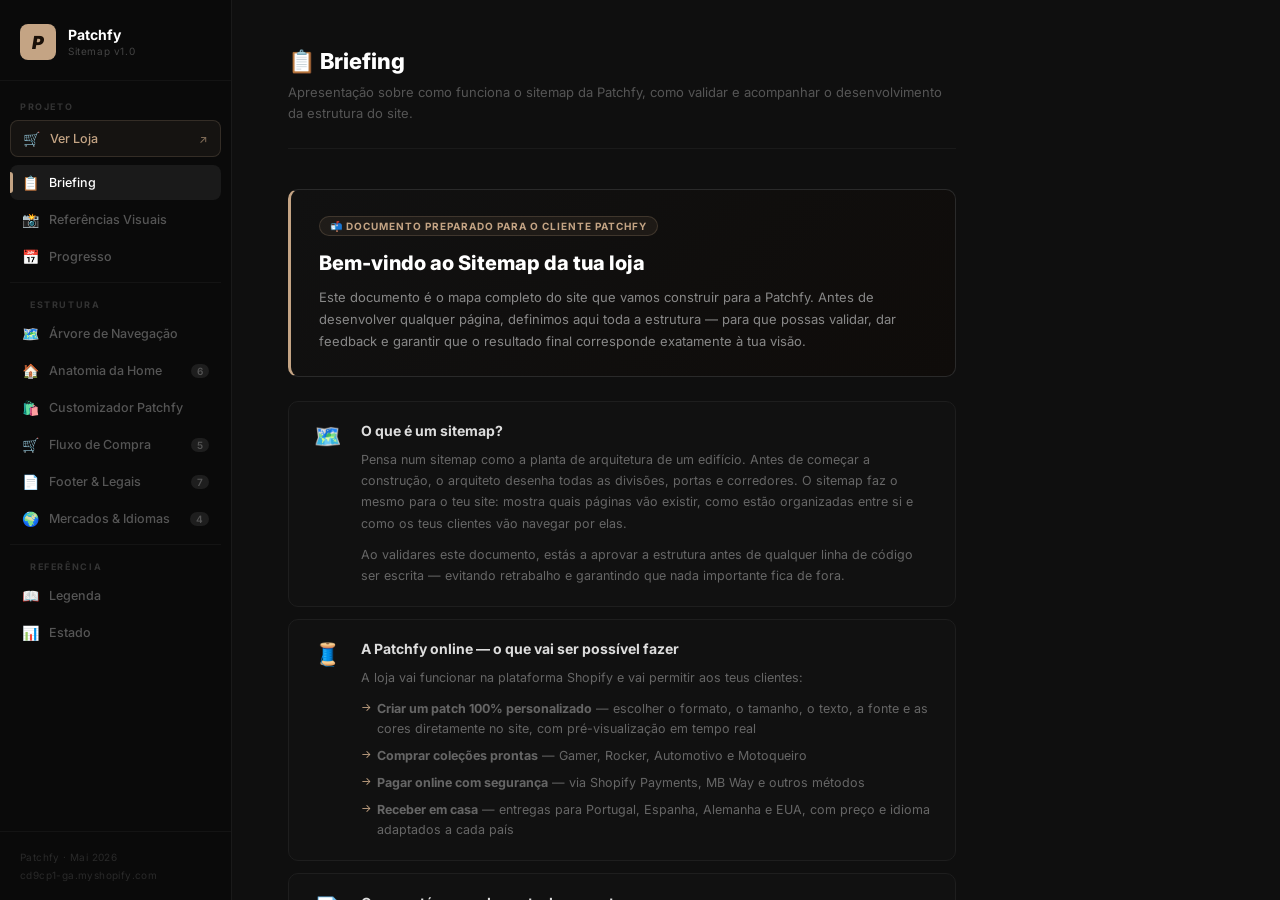
<file: index.html>
<!DOCTYPE html>
<html lang="pt">
<head>
<meta charset="UTF-8">
<meta name="viewport" content="width=device-width, initial-scale=1.0">
<title>Sitemap Patchfy</title>
<link rel="stylesheet" href="sitemap-patchfy.css?v=14">
</head>
<body>

<!-- ══ MOBILE TOP BAR ══ -->
<div class="mobile-bar">
  <button class="mobile-bar__toggle" id="nav-toggle" aria-label="Abrir menu">
    <span></span>
    <span></span>
    <span></span>
  </button>
  <div class="mobile-bar__brand">
    <div class="mobile-bar__logo">P</div>
    <span class="mobile-bar__name">Patchfy</span>
    <span class="mobile-bar__sep">·</span>
    <span class="mobile-bar__view" id="mobile-view-label">Briefing</span>
  </div>
</div>
<div class="nav-overlay" id="nav-overlay"></div>

<div class="app">

  <!-- ══ PAINEL ESQUERDO ══ -->
  <aside class="left-panel">

    <div class="lp-brand">
      <div class="lp-logo">P</div>
      <div>
        <div class="lp-name">Patchfy</div>
        <div class="lp-sub">Sitemap v1.0</div>
      </div>
    </div>

    <div class="lp-section-title">Projeto</div>

    <nav class="lp-nav">
      <a class="nav-item nav-item--store" href="https://cd9cp1-ga.myshopify.com/" target="_blank" rel="noopener">
        <span class="nav-icon">🛒</span>
        <span class="nav-label">Ver Loja</span>
        <span class="nav-ext">↗</span>
      </a>
      <button class="nav-item active" data-view="briefing">
        <span class="nav-icon">📋</span>
        <span class="nav-label">Briefing</span>
      </button>
      <button class="nav-item" data-view="refs">
        <span class="nav-icon">📸</span>
        <span class="nav-label">Referências Visuais</span>
      </button>
      <button class="nav-item" data-view="progress">
        <span class="nav-icon">📅</span>
        <span class="nav-label">Progresso</span>
      </button>

      <div class="lp-section-title lp-section-title--nav">Estrutura</div>

      <button class="nav-item" data-view="tree">
        <span class="nav-icon">🗺️</span>
        <span class="nav-label">Árvore de Navegação</span>
      </button>
      <button class="nav-item" data-view="home">
        <span class="nav-icon">🏠</span>
        <span class="nav-label">Anatomia da Home</span>
        <span class="nav-badge">6</span>
      </button>
      <button class="nav-item" data-view="pdp">
        <span class="nav-icon">🛍️</span>
        <span class="nav-label">Customizador Patchfy</span>
      </button>
      <button class="nav-item" data-view="flow">
        <span class="nav-icon">🛒</span>
        <span class="nav-label">Fluxo de Compra</span>
        <span class="nav-badge">5</span>
      </button>
      <button class="nav-item" data-view="footer">
        <span class="nav-icon">📄</span>
        <span class="nav-label">Footer & Legais</span>
        <span class="nav-badge">7</span>
      </button>
      <button class="nav-item" data-view="markets">
        <span class="nav-icon">🌍</span>
        <span class="nav-label">Mercados & Idiomas</span>
        <span class="nav-badge">4</span>
      </button>

      <div class="lp-section-title lp-section-title--nav">Referência</div>

      <button class="nav-item" data-view="legend">
        <span class="nav-icon">📖</span>
        <span class="nav-label">Legenda</span>
      </button>
      <button class="nav-item" data-view="status">
        <span class="nav-icon">📊</span>
        <span class="nav-label">Estado</span>
      </button>
    </nav>

    <div class="lp-footer">
      <div class="lp-footer-text">Patchfy · Mai 2026</div>
      <div class="lp-footer-text">cd9cp1-ga.myshopify.com</div>
    </div>

  </aside>

  <!-- ══ PAINEL DIREITO ══ -->
  <main class="right-panel">

    <!-- ─ VIEW: Briefing ─ -->
    <div class="view active" id="view-briefing">
      <div class="view-header">
        <h2 class="view-title">📋 Briefing</h2>
        <p class="view-desc">Apresentação sobre como funciona o sitemap da Patchfy, como validar e acompanhar o desenvolvimento da estrutura do site.</p>
      </div>

      <div class="brief-intro">
        <div class="brief-badge">📬 Documento preparado para o cliente Patchfy</div>
        <h3 class="brief-headline">Bem-vindo ao Sitemap da tua loja</h3>
        <p class="brief-lead">Este documento é o mapa completo do site que vamos construir para a Patchfy. Antes de desenvolver qualquer página, definimos aqui toda a estrutura — para que possas validar, dar feedback e garantir que o resultado final corresponde exatamente à tua visão.</p>
      </div>

      <div class="brief-cards">

        <div class="brief-card">
          <div class="brief-card__icon">🗺️</div>
          <div class="brief-card__body">
            <h4 class="brief-card__title">O que é um sitemap?</h4>
            <p class="brief-card__text">Pensa num sitemap como a planta de arquitetura de um edifício. Antes de começar a construção, o arquiteto desenha todas as divisões, portas e corredores. O sitemap faz o mesmo para o teu site: mostra quais páginas vão existir, como estão organizadas entre si e como os teus clientes vão navegar por elas.</p>
            <p class="brief-card__text">Ao validares este documento, estás a aprovar a estrutura antes de qualquer linha de código ser escrita — evitando retrabalho e garantindo que nada importante fica de fora.</p>
          </div>
        </div>

        <div class="brief-card">
          <div class="brief-card__icon">🧵</div>
          <div class="brief-card__body">
            <h4 class="brief-card__title">A Patchfy online — o que vai ser possível fazer</h4>
            <p class="brief-card__text">A loja vai funcionar na plataforma Shopify e vai permitir aos teus clientes:</p>
            <ul class="brief-list">
              <li><strong>Criar um patch 100% personalizado</strong> — escolher o formato, o tamanho, o texto, a fonte e as cores diretamente no site, com pré-visualização em tempo real</li>
              <li><strong>Comprar coleções prontas</strong> — Gamer, Rocker, Automotivo e Motoqueiro</li>
              <li><strong>Pagar online com segurança</strong> — via Shopify Payments, MB Way e outros métodos</li>
              <li><strong>Receber em casa</strong> — entregas para Portugal, Espanha, Alemanha e EUA, com preço e idioma adaptados a cada país</li>
            </ul>
          </div>
        </div>

        <div class="brief-card">
          <div class="brief-card__icon">📄</div>
          <div class="brief-card__body">
            <h4 class="brief-card__title">O que está mapeado neste documento</h4>
            <p class="brief-card__text">O menu à esquerda está dividido em três secções. Aqui está o que encontras em cada uma:</p>

            <p class="brief-card__section-label">Projeto</p>
            <div class="brief-areas">
              <div class="brief-area">
                <span class="brief-area__icon">📸</span>
                <div><strong>Referências Visuais</strong><span class="brief-area__sub"> — área protegida por PIN onde podes enviar imagens de bordados, referências e inspirações que vão orientar o design da loja.</span></div>
              </div>
              <div class="brief-area">
                <span class="brief-area__icon">📅</span>
                <div><strong>Progresso</strong><span class="brief-area__sub"> — timeline diária do desenvolvimento. Mostra o que foi concluído, o que está em curso e o que está planeado para os próximos dias.</span></div>
              </div>
            </div>

            <p class="brief-card__section-label">Estrutura</p>
            <div class="brief-areas">
              <div class="brief-area">
                <span class="brief-area__num">①</span>
                <div><strong>Árvore de Navegação</strong><span class="brief-area__sub"> — todas as páginas do site e como se ligam. Clica em cada item para expandir e ver as subpáginas.</span></div>
              </div>
              <div class="brief-area">
                <span class="brief-area__num">②</span>
                <div><strong>Anatomia da Home</strong><span class="brief-area__sub"> — o que aparece na página inicial, em que ordem e com que objetivo.</span></div>
              </div>
              <div class="brief-area">
                <span class="brief-area__num">③</span>
                <div><strong>Customizador Patchfy</strong><span class="brief-area__sub"> — o configurador de patches personalizado: formas, tamanhos, fontes, cores e pré-visualização em tempo real.</span></div>
              </div>
              <div class="brief-area">
                <span class="brief-area__num">④</span>
                <div><strong>Fluxo de Compra</strong><span class="brief-area__sub"> — o caminho que o cliente percorre desde escolher um patch até receber a confirmação do pedido.</span></div>
              </div>
              <div class="brief-area">
                <span class="brief-area__num">⑤</span>
                <div><strong>Footer &amp; Legais</strong><span class="brief-area__sub"> — as páginas de suporte acessíveis pelo rodapé: envios, devoluções, privacidade, FAQ, etc.</span></div>
              </div>
              <div class="brief-area">
                <span class="brief-area__num">⑥</span>
                <div><strong>Mercados &amp; Idiomas</strong><span class="brief-area__sub"> — os mercados prioritários de lançamento e as opções de envio, incluindo worldwide shipping.</span></div>
              </div>
            </div>
          </div>
        </div>

        <div class="brief-card">
          <div class="brief-card__icon">💡</div>
          <div class="brief-card__body">
            <h4 class="brief-card__title">Como navegar este sitemap</h4>
            <ul class="brief-list">
              <li>Clica nos itens do <strong>menu à esquerda</strong> para mudar de secção</li>
              <li>Na <strong>Árvore de Navegação</strong>, clica em qualquer bloco para expandir e ver as suas subpáginas</li>
              <li>Em <strong>Referências Visuais</strong>, introduz o PIN e usa o botão de upload para enviar imagens — ficam guardadas no teu dispositivo</li>
              <li>Em <strong>Progresso</strong>, navega com as setas ← → para ver outros dias, ou clica no 📅 para saltar para um dia específico</li>
              <li>O botão <strong>"🛒 Ver Loja ↗"</strong> no topo do menu abre a versão atual da loja para comparar</li>
              <li>No telemóvel, toca no <strong>ícone de menu (☰)</strong> no canto superior esquerdo para abrir a navegação</li>
              <li>Este documento está <strong>sempre atualizado</strong> — podes partilhar este link com quem precisares</li>
            </ul>
          </div>
        </div>

      </div>

      <div class="brief-footer">
        <p>Questões ou feedback? Fala connosco em <strong>dukedevcode@gmail.com</strong></p>
        <p class="brief-footer__sub">Patchfy · Sitemap v1.0 · Mai 2026</p>
      </div>
    </div>


    <!-- ─ VIEW: Árvore de Navegação ─ -->
    <div class="view" id="view-tree">
      <div class="view-header">
        <h2 class="view-title">🗺️ Árvore de Navegação</h2>
        <p class="view-desc">Estrutura completa das páginas e sua hierarquia. Clique numa secção para expandir ou colapsar.</p>
      </div>

      <div class="vtree">
        <div class="box home tree-home">
          <span class="icon">🏠</span>
          <span class="label">HOME</span>
        </div>
        <div class="home-stub"></div>

        <div class="vlevel-1">

          <div class="vbranch collapsed" id="col-personalizar">
            <div class="vrow">
              <div class="box cta toggleable" data-col="col-personalizar">
                <span class="icon">✏️</span>
                <span class="label">Personalizar Patch</span>
                <span class="tag">CTA</span>
                <span class="chevron">▾</span>
              </div>
            </div>
            <div class="children-wrap">
              <div class="vlevel-2">
                <div class="vrow"><div class="box leaf">Customizer (PDP)</div></div>
              </div>
            </div>
          </div>

          <div class="vbranch collapsed" id="col-colecoes">
            <div class="vrow">
              <div class="box section toggleable" data-col="col-colecoes">
                <span class="icon">📦</span>
                <span class="label">Coleções</span>
                <span class="tag">Dropdown</span>
                <span class="chevron">▾</span>
              </div>
            </div>
            <div class="children-wrap">
              <div class="vlevel-2">
                <div class="vrow"><div class="box leaf">🎮 Gamer</div></div>
                <div class="vrow"><div class="box leaf">🎸 Rocker</div></div>
                <div class="vrow"><div class="box leaf">🚗 Automotivo</div></div>
                <div class="vrow"><div class="box leaf">🏍️ Motoqueiro</div></div>
                <div class="vrow"><div class="box leaf">🆕 Novidades</div></div>
                <div class="vrow"><div class="box leaf">🏷️ Promoções</div></div>
              </div>
            </div>
          </div>

          <div class="vbranch collapsed" id="col-como-funciona">
            <div class="vrow">
              <div class="box section toggleable" data-col="col-como-funciona">
                <span class="icon">💡</span>
                <span class="label">Como Funciona</span>
                <span class="chevron">▾</span>
              </div>
            </div>
            <div class="children-wrap">
              <div class="vlevel-2">
                <div class="vrow"><div class="box leaf">O Processo</div></div>
                <div class="vrow"><div class="box leaf">Materiais & Qualidade</div></div>
                <div class="vrow"><div class="box leaf">Prazos & Envios</div></div>
              </div>
            </div>
          </div>

          <div class="vbranch collapsed" id="col-sobre-nos">
            <div class="vrow">
              <div class="box section toggleable" data-col="col-sobre-nos">
                <span class="icon">🏷️</span>
                <span class="label">Sobre Nós</span>
                <span class="chevron">▾</span>
              </div>
            </div>
            <div class="children-wrap">
              <div class="vlevel-2">
                <div class="vrow"><div class="box leaf">A Nossa História</div></div>
                <div class="vrow"><div class="box leaf">Reviews & Galeria</div></div>
              </div>
            </div>
          </div>

          <div class="vbranch collapsed" id="col-blog">
            <div class="vrow">
              <div class="box section toggleable" data-col="col-blog">
                <span class="icon">✍️</span>
                <span class="label">Blog</span>
                <span class="tag">SEO</span>
                <span class="chevron">▾</span>
              </div>
            </div>
            <div class="children-wrap">
              <div class="vlevel-2">
                <div class="vrow"><div class="box leaf">Dicas & Tutoriais</div></div>
                <div class="vrow"><div class="box leaf">Posts por Nicho</div></div>
              </div>
            </div>
          </div>

          <div class="vbranch collapsed" id="col-contacto">
            <div class="vrow">
              <div class="box section toggleable" data-col="col-contacto">
                <span class="icon">📬</span>
                <span class="label">Contacto</span>
                <span class="chevron">▾</span>
              </div>
            </div>
            <div class="children-wrap">
              <div class="vlevel-2">
                <div class="vrow"><div class="box leaf">Formulário</div></div>
                <div class="vrow"><div class="box leaf">WhatsApp / Email</div></div>
              </div>
            </div>
          </div>

        </div>
      </div>
    </div>


    <!-- ─ VIEW: Anatomia da Home ─ -->
    <div class="view" id="view-home">
      <div class="view-header">
        <h2 class="view-title">🏠 Anatomia da Home</h2>
        <p class="view-desc">Estrutura da página inicial — 6 secções ordenadas para guiar o visitante até ao momento de personalizar o seu patch.</p>
      </div>

      <div class="view-mode-tabs">
        <button class="vmt active" data-mode="lista">📋 Lista</button>
        <button class="vmt" data-mode="wireframe">🖼️ Wireframe</button>
      </div>

      <!-- WIREFRAME VIEW -->
      <div id="wf-home" class="wf-container" style="display:none">
        <p class="wf-hint">Clica em qualquer secção para ver os detalhes</p>
        <div class="wf-layout">
          <div class="wf-browser">
            <div class="wf-browser-bar"><span></span><span></span><span></span></div>
            <div class="wf-page">

              <!-- ① Fotografia principal -->
              <div class="wf-sec wf-sec--hero wf-clickable" data-wf="hero">
                <div class="wf-sec-num">①</div>
                <div class="wf-hero-content">
                  <div class="wf-hero-title">O teu patch.<br>A tua história.</div>
                  <div class="wf-hero-sub">Bordado à mão, feito para durar.</div>
                  <div class="wf-hero-btns">
                    <div class="wf-real-btn wf-real-btn--gold">Personalizar agora</div>
                    <div class="wf-real-btn wf-real-btn--outline">Ver Coleções</div>
                  </div>
                </div>
              </div>

              <!-- ② Barra de credibilidade -->
              <div class="wf-sec wf-sec--trust wf-clickable" data-wf="trust">
                <div class="wf-sec-num">②</div>
                <div class="wf-trust-items">
                  <div class="wf-trust-item"><span class="wf-trust-dot"></span>+5.000 patches entregues</div>
                  <div class="wf-trust-sep"></div>
                  <div class="wf-trust-item"><span class="wf-trust-dot"></span>4.9 avaliações</div>
                  <div class="wf-trust-sep"></div>
                  <div class="wf-trust-item"><span class="wf-trust-dot"></span>Envio PT · ES · USA</div>
                  <div class="wf-trust-sep"></div>
                  <div class="wf-trust-item"><span class="wf-trust-dot"></span>Garantia de qualidade</div>
                </div>
              </div>

              <!-- ③ Como funciona -->
              <div class="wf-sec wf-sec--custom wf-clickable" data-wf="custom">
                <div class="wf-sec-num">③</div>
                <div class="wf-two-col">
                  <div class="wf-custom-preview">
                    <div class="wf-patch-circle">PATCH</div>
                  </div>
                  <div class="wf-custom-steps">
                    <div class="wf-custom-title">Como funciona</div>
                    <div class="wf-step-row"><span class="wf-step-num">1</span><span class="wf-step-txt">Escolhe o formato</span></div>
                    <div class="wf-step-row"><span class="wf-step-num">2</span><span class="wf-step-txt">Escreve o texto</span></div>
                    <div class="wf-step-row"><span class="wf-step-num">3</span><span class="wf-step-txt">Escolhe as cores</span></div>
                    <div class="wf-real-btn wf-real-btn--gold wf-real-btn--sm">Começar →</div>
                  </div>
                </div>
              </div>

              <!-- ④ Coleções -->
              <div class="wf-sec wf-sec--cols wf-clickable" data-wf="cols">
                <div class="wf-sec-num">④</div>
                <div class="wf-cols-title">Coleções em Destaque</div>
                <div class="wf-grid-4">
                  <div class="wf-col-card wf-col-card--a"><span class="wf-col-label">Gamer</span></div>
                  <div class="wf-col-card wf-col-card--b"><span class="wf-col-label">Rocker</span></div>
                  <div class="wf-col-card wf-col-card--c"><span class="wf-col-label">Automotivo</span></div>
                  <div class="wf-col-card wf-col-card--d"><span class="wf-col-label">Motoqueiro</span></div>
                </div>
              </div>

              <!-- ⑤ Avaliações -->
              <div class="wf-sec wf-sec--social wf-clickable" data-wf="social">
                <div class="wf-sec-num">⑤</div>
                <div class="wf-social-title">O que os nossos clientes dizem</div>
                <div class="wf-review-cards">
                  <div class="wf-review-card">
                    <div class="wf-stars">★★★★★</div>
                    <div class="wf-review-text">"Ficou exatamente como queria. Qualidade incrível."</div>
                    <div class="wf-review-author">— João M.</div>
                  </div>
                  <div class="wf-review-card">
                    <div class="wf-stars">★★★★★</div>
                    <div class="wf-review-text">"Entregue em 8 dias. Patch perfeito para o meu casaco."</div>
                    <div class="wf-review-author">— Ana S.</div>
                  </div>
                </div>
              </div>

              <!-- ⑥ Convite final -->
              <div class="wf-sec wf-sec--cta wf-clickable" data-wf="cta">
                <div class="wf-sec-num">⑥</div>
                <div class="wf-cta-content">
                  <div class="wf-cta-title">Pronto para criar o teu patch?</div>
                  <div class="wf-cta-trust">Sem conta necessária · Entrega em 7–10 dias</div>
                  <div class="wf-hero-btns">
                    <div class="wf-real-btn wf-real-btn--gold">Personalizar agora</div>
                    <div class="wf-real-btn wf-real-btn--outline">Ver coleções</div>
                  </div>
                </div>
              </div>

            </div>
          </div>

          <!-- Painel de informação -->
          <div class="wf-info-panel" id="wf-info-panel">
            <button class="wf-info-close" id="wf-info-close" aria-label="Fechar">✕</button>
            <div class="wf-info-content" id="wf-info-content"></div>
          </div>
        </div>
      </div>

      <!-- LISTA VIEW -->
      <div class="home-anatomy" id="home-lista">

        <div class="anatomy-block ab-hero">
          <div class="ab-num">①</div>
          <div class="ab-main">
            <div class="ab-title">Fotografia principal + entrada</div>
            <div class="ab-desc">Primeira coisa que o visitante vê. Fotografia a cobrir toda a página com texto por cima e dois botões de ação.</div>
            <div class="ab-body">
              <div class="ab-pill img">Fotografia de fundo</div>
              <div class="ab-pill txt">Frase de impacto + subtítulo</div>
              <div class="ab-pill cta">Botão — Personalizar agora</div>
              <div class="ab-pill cta-sec">Botão — Ver Coleções</div>
            </div>
          </div>
          <div class="ab-ratio">80% imagem<br>20% texto</div>
        </div>

        <div class="anatomy-block ab-trust">
          <div class="ab-num">②</div>
          <div class="ab-main">
            <div class="ab-title">Barra de credibilidade</div>
            <div class="ab-desc">Faixa escura com 4 pontos que inspiram confiança — patches entregues, avaliações, envio e garantia.</div>
            <div class="ab-body">
              <div class="ab-pill txt">+5.000 patches entregues</div>
              <div class="ab-pill txt">4.9 avaliações</div>
              <div class="ab-pill txt">Envio PT · ES · DE · USA</div>
              <div class="ab-pill txt">Garantia de qualidade</div>
            </div>
          </div>
          <div class="ab-ratio">100% texto</div>
        </div>

        <div class="anatomy-block ab-customizer">
          <div class="ab-num">③</div>
          <div class="ab-main">
            <div class="ab-title">Como funciona o customizador</div>
            <div class="ab-desc">Explica em 3 passos simples como o cliente cria o seu patch personalizado — com pré-visualização ao lado.</div>
            <div class="ab-body">
              <div class="ab-pill img">Pré-visualização do patch</div>
              <div class="ab-pill txt">3 passos numerados</div>
              <div class="ab-pill cta">Botão — Começar agora</div>
            </div>
          </div>
          <div class="ab-ratio">50% imagem<br>50% texto</div>
        </div>

        <div class="anatomy-block ab-collections">
          <div class="ab-num">④</div>
          <div class="ab-main">
            <div class="ab-title">Coleções da loja</div>
            <div class="ab-desc">4 categorias de patches em grelha — cada cartão leva o visitante diretamente à coleção correspondente.</div>
            <div class="ab-body">
              <div class="ab-pill img">Gamer</div>
              <div class="ab-pill img">Rocker</div>
              <div class="ab-pill img">Automotivo</div>
              <div class="ab-pill img">Motoqueiro</div>
            </div>
          </div>
          <div class="ab-ratio">70% imagem<br>30% texto</div>
        </div>

        <div class="anatomy-block ab-social">
          <div class="ab-num">⑤</div>
          <div class="ab-main">
            <div class="ab-title">Avaliações de clientes</div>
            <div class="ab-desc">Comentários reais de clientes com 5 estrelas — para transmitir confiança a quem visita pela primeira vez.</div>
            <div class="ab-body">
              <div class="ab-pill txt">Avaliações ★★★★★</div>
              <div class="ab-pill txt">Fotos de clientes reais</div>
            </div>
          </div>
          <div class="ab-ratio">75% imagem<br>25% texto</div>
        </div>

        <div class="anatomy-block ab-cta">
          <div class="ab-num">⑥</div>
          <div class="ab-main">
            <div class="ab-title">Convite para personalizar</div>
            <div class="ab-desc">Apelo final que fecha a página — reforça a proposta e direciona o visitante para o configurador.</div>
            <div class="ab-body">
              <div class="ab-pill cta">Botão — Personalizar agora</div>
              <div class="ab-pill cta-sec">Ver todas as coleções</div>
              <div class="ab-pill txt">Sem conta · Entrega em 7–10 dias</div>
            </div>
          </div>
          <div class="ab-ratio">100% texto</div>
        </div>

      </div>
    </div>


    <!-- ─ VIEW: Fluxo de Compra ─ -->
    <div class="view" id="view-flow">
      <div class="view-header">
        <h2 class="view-title">🛒 Fluxo de Compra</h2>
        <p class="view-desc">Sequência de páginas desde o produto até à confirmação do pedido.</p>
      </div>

      <div class="flow-col">
        <div class="flow-step">
          <div class="flow-step__icon">🛍️</div>
          <div class="flow-step__body">
            <div class="flow-step__title">Produto (PDP)</div>
            <div class="flow-step__desc">Página do produto com customizer integrado ou variantes prontas</div>
          </div>
        </div>
        <div class="flow-connector"><div class="flow-line"></div></div>
        <div class="flow-step">
          <div class="flow-step__icon">🧺</div>
          <div class="flow-step__body">
            <div class="flow-step__title">Carrinho</div>
            <div class="flow-step__desc">Line item properties exibidas — personalização guardada</div>
          </div>
        </div>
        <div class="flow-connector"><div class="flow-line"></div></div>
        <div class="flow-step">
          <div class="flow-step__icon">💳</div>
          <div class="flow-step__body">
            <div class="flow-step__title">Checkout</div>
            <div class="flow-step__desc">Checkout nativo Shopify — suporte a Shopify Payments, MB Way, etc.</div>
          </div>
        </div>
        <div class="flow-connector"><div class="flow-line"></div></div>
        <div class="flow-step">
          <div class="flow-step__icon">✅</div>
          <div class="flow-step__body">
            <div class="flow-step__title">Confirmação de Pedido</div>
            <div class="flow-step__desc">Página de thank you com resumo e número de encomenda</div>
          </div>
        </div>
        <div class="flow-connector"><div class="flow-line"></div></div>
        <div class="flow-step">
          <div class="flow-step__icon">📧</div>
          <div class="flow-step__body">
            <div class="flow-step__title">Email de Confirmação</div>
            <div class="flow-step__desc">Email automático com detalhes da encomenda e prazo de entrega</div>
          </div>
        </div>
      </div>
    </div>


    <!-- ─ VIEW: Footer & Legais ─ -->
    <div class="view" id="view-footer">
      <div class="view-header">
        <h2 class="view-title">📄 Footer & Legais</h2>
        <p class="view-desc">Páginas de suporte e documentos legais acessíveis pelo rodapé.</p>
      </div>

      <div class="grid-cards">
        <div class="grid-card"><div class="gc-icon">❓</div><div class="gc-title">FAQ</div><div class="gc-desc">Perguntas frequentes sobre personalização, envios e materiais</div></div>
        <div class="grid-card"><div class="gc-icon">🚚</div><div class="gc-title">Envios & Entregas</div><div class="gc-desc">Prazos, transportadoras e zonas de entrega por país</div></div>
        <div class="grid-card"><div class="gc-icon">↩️</div><div class="gc-title">Política de Devoluções</div><div class="gc-desc">Condições de troca e reembolso para produtos com defeito</div></div>
        <div class="grid-card"><div class="gc-icon">🔒</div><div class="gc-title">Política de Privacidade</div><div class="gc-desc">Tratamento de dados pessoais — RGPD</div></div>
        <div class="grid-card"><div class="gc-icon">📄</div><div class="gc-title">Termos e Condições</div><div class="gc-desc">Termos de uso da plataforma e condições de venda</div></div>
        <div class="grid-card"><div class="gc-icon">🍪</div><div class="gc-title">Cookies</div><div class="gc-desc">Política de cookies e gestão de consentimento</div></div>
        <div class="grid-card"><div class="gc-icon">🤝</div><div class="gc-title">Programa de Afiliados</div><div class="gc-desc">Parceiros e programa de revenda — expansão futura</div></div>
      </div>
    </div>


    <!-- ─ VIEW: Mercados & Idiomas ─ -->
    <div class="view" id="view-markets">
      <div class="view-header">
        <h2 class="view-title">🌍 Mercados & Idiomas</h2>
        <p class="view-desc">Gestão de mercados via Shopify Markets. Os 4 mercados abaixo são as sugestões prioritárias de lançamento — a plataforma permite activar novos países a qualquer momento.</p>
      </div>

      <div class="markets-grid">
        <div class="market-card market-pt">
          <div class="market-flag">🇵🇹</div>
          <div class="market-name">Portugal</div>
          <div class="market-lang">Português</div>
          <div class="market-details">
            <span>EUR €</span>
            <span>Mercado principal</span>
          </div>
        </div>
        <div class="market-card market-us">
          <div class="market-flag">🇺🇸</div>
          <div class="market-name">USA</div>
          <div class="market-lang">English</div>
          <div class="market-details">
            <span>USD $</span>
            <span>Alta prioridade</span>
          </div>
        </div>
        <div class="market-card market-es">
          <div class="market-flag">🇪🇸</div>
          <div class="market-name">España</div>
          <div class="market-lang">Español</div>
          <div class="market-details">
            <span>EUR €</span>
            <span>Mercado próximo</span>
          </div>
        </div>
        <div class="market-card market-de">
          <div class="market-flag">🇩🇪</div>
          <div class="market-name">Deutschland</div>
          <div class="market-lang">Deutsch</div>
          <div class="market-details">
            <span>EUR €</span>
            <span>Expansão</span>
          </div>
        </div>
        <div class="market-card market-world">
          <div class="market-flag">🌍</div>
          <div class="market-name">Worldwide</div>
          <div class="market-lang">Shipping available</div>
          <div class="market-details">
            <span>Multi-currency</span>
            <span>Sem fronteiras</span>
          </div>
        </div>
      </div>
    </div>


    <!-- ─ VIEW: Legenda ─ -->
    <div class="view" id="view-legend">
      <div class="view-header">
        <h2 class="view-title">📖 Legenda</h2>
        <p class="view-desc">Referência visual para os tipos de elementos usados neste sitemap.</p>
      </div>

      <div class="legend-list">
        <div class="legend-row">
          <div class="box home legend-item">🏠 Página inicial</div>
          <p>Ponto de entrada principal do site. Único nó raiz da árvore.</p>
        </div>
        <div class="legend-row">
          <div class="box cta legend-item">✏️ CTA Principal</div>
          <p>Ação primária de conversão. Leva diretamente ao customizer ou ao checkout.</p>
        </div>
        <div class="legend-row">
          <div class="box section legend-item">📦 Secção de nível 1</div>
          <p>Item do menu principal. Clicável na árvore — expande ou colapsa os filhos.</p>
        </div>
        <div class="legend-row">
          <div class="box leaf legend-item">Página de nível 2</div>
          <p>Subpágina ou item de coleção. Acessível através da secção pai.</p>
        </div>
        <div class="legend-row">
          <div class="box flow legend-item">💳 Fluxo de compra</div>
          <p>Etapa sequencial do processo de compra. Gerido nativamente pelo Shopify.</p>
        </div>
        <div class="legend-row">
          <div class="box footer-box legend-item">📄 Footer / Legal</div>
          <p>Páginas de suporte e documentos legais. Acessíveis pelo rodapé.</p>
        </div>
        <div class="legend-row">
          <div class="box lang legend-item">🌍 Idioma / Mercado</div>
          <p>Mercado e idioma via Shopify Markets. Conteúdo e moeda adaptados por região.</p>
        </div>
      </div>
    </div>


    <!-- ─ VIEW: Customizer (PDP) ─ -->
    <div class="view" id="view-pdp">
      <div class="view-header">
        <h2 class="view-title">🛍️ Customizer (PDP)</h2>
        <p class="view-desc">Anatomia da página de produto. Layout em duas colunas: preview dinâmico à esquerda, painel de configuração à direita.</p>
      </div>

      <div class="pdp-layout">
        <div class="pdp-col">
          <div class="pdp-col-title">Coluna Esquerda · Preview</div>
          <div class="pdp-block">
            <span class="pdp-block__icon">👁️</span>
            <div class="pdp-block__content">
              <div class="pdp-block__title">Preview em Tempo Real</div>
              <div class="pdp-block__desc">Renderiza o patch com as configurações actuais. Div-based (shapes simples) ou SVG (arcos).</div>
            </div>
            <span class="pdp-block__tag pdp-block__tag--live">Live</span>
          </div>
          <div class="pdp-block">
            <span class="pdp-block__icon">🔲</span>
            <div class="pdp-block__content">
              <div class="pdp-block__title">6 Formas Disponíveis</div>
              <div class="pdp-block__desc">Rounded · Circle · Rocker · Top-arc · Bottom-arc · Dual</div>
            </div>
          </div>
          <div class="pdp-block">
            <span class="pdp-block__icon">↕️</span>
            <div class="pdp-block__content">
              <div class="pdp-block__title">Modo Dual</div>
              <div class="pdp-block__desc">Dois patches empilhados (superior + inferior). Cada um com configuração independente via dualActiveSlot.</div>
            </div>
            <span class="pdp-block__tag pdp-block__tag--js">JS</span>
          </div>
          <div class="pdp-block">
            <span class="pdp-block__icon">📐</span>
            <div class="pdp-block__content">
              <div class="pdp-block__title">Escala Proporcional</div>
              <div class="pdp-block__desc">Preview escala com widthCm: referência 280px = 30cm. Proporção mantida em todos os tamanhos.</div>
            </div>
          </div>
        </div>

        <div class="pdp-col">
          <div class="pdp-col-title">Coluna Direita · Configuração</div>
          <div class="pdp-block">
            <span class="pdp-block__icon">✏️</span>
            <div class="pdp-block__content">
              <div class="pdp-block__title">Campo de Texto</div>
              <div class="pdp-block__desc">Input livre. Sem uppercase forçado — respeita exactamente o que o utilizador escreve.</div>
            </div>
          </div>
          <div class="pdp-block">
            <span class="pdp-block__icon">🔤</span>
            <div class="pdp-block__content">
              <div class="pdp-block__title">Selector de Fonte</div>
              <div class="pdp-block__desc">Fontes Wilcom com fallback visual Google Fonts. Old London e Old English carregados localmente via @font-face.</div>
            </div>
            <span class="pdp-block__tag pdp-block__tag--js">JS</span>
          </div>
          <div class="pdp-block">
            <span class="pdp-block__icon">🎨</span>
            <div class="pdp-block__content">
              <div class="pdp-block__title">Color Pickers (×3)</div>
              <div class="pdp-block__desc">Cor do texto · Cor de fundo · Cor da borda. Actualizações em tempo real no preview.</div>
            </div>
          </div>
          <div class="pdp-block">
            <span class="pdp-block__icon">📏</span>
            <div class="pdp-block__content">
              <div class="pdp-block__title">Slider de Tamanho</div>
              <div class="pdp-block__desc">Valores disponíveis: 25 · 28 · 30 · 33 · 36 · 40 cm. Afecta a largura do preview e os limites do slider seguinte.</div>
            </div>
          </div>
          <div class="pdp-block">
            <span class="pdp-block__icon">↔️</span>
            <div class="pdp-block__content">
              <div class="pdp-block__title">Slider de Largura do Texto</div>
              <div class="pdp-block__desc">Min: widthCm/2 · Max: widthCm×0.80. Controla scaleX (div) ou textLength (SVG).</div>
            </div>
          </div>
          <div class="pdp-block">
            <span class="pdp-block__icon">🛒</span>
            <div class="pdp-block__content">
              <div class="pdp-block__title">Quantidade + Adicionar ao Carrinho</div>
              <div class="pdp-block__desc">Persiste em localStorage (patchfy-cart). Payload inclui geometria, cores e texto por slot.</div>
            </div>
            <span class="pdp-block__tag pdp-block__tag--shopify">Shopify</span>
          </div>
        </div>
      </div>

      <div class="pdp-fullwidth-section">
        <div class="pdp-fw-title">📦 Abaixo do Fold</div>
        <div class="pdp-fw-pills">
          <div class="pdp-fw-pill">Descrição do produto</div>
          <div class="pdp-fw-pill">Instruções de aplicação</div>
          <div class="pdp-fw-pill">FAQ accordion</div>
          <div class="pdp-fw-pill">Produtos relacionados</div>
          <div class="pdp-fw-pill">Avaliações</div>
        </div>
      </div>
    </div>


    <!-- ─ VIEW: Progresso ─ -->
    <div class="view" id="view-progress">
      <div class="view-header">
        <h2 class="view-title">📅 Progresso</h2>
        <p class="view-desc">Timeline do desenvolvimento da loja Patchfy. Actualizada diariamente com as principais mudanças.</p>
      </div>

      <div class="tl-wrap">

        <!-- Mini track + calendário -->
        <div class="tl-mini">
          <div class="tl-mini__bar">
            <div class="tl-mini__bg"></div>
            <div class="tl-mini__fill" id="tl-mini-fill"></div>
            <div class="tl-mini__dots" id="tl-mini-dots"></div>
          </div>
          <div class="tl-mini__cal">
            <button class="tl-cal-btn" id="tl-cal-btn" title="Ir para um dia específico">
              <svg width="14" height="14" viewBox="0 0 14 14" fill="none">
                <rect x="1" y="2.5" width="12" height="10.5" rx="1.5" stroke="currentColor" stroke-width="1.3"/>
                <line x1="1" y1="5.5" x2="13" y2="5.5" stroke="currentColor" stroke-width="1.3"/>
                <line x1="4.5" y1="1" x2="4.5" y2="4" stroke="currentColor" stroke-width="1.3" stroke-linecap="round"/>
                <line x1="9.5" y1="1" x2="9.5" y2="4" stroke="currentColor" stroke-width="1.3" stroke-linecap="round"/>
              </svg>
            </button>
            <div class="tl-cal-popup" id="tl-cal-popup"></div>
          </div>
        </div>

        <!-- Carrossel -->
        <div class="tl-carousel">
          <button class="tl-arrow" id="tl-prev" aria-label="Dia anterior">
            <svg width="16" height="16" viewBox="0 0 16 16" fill="none">
              <path d="M10 3L5 8L10 13" stroke="currentColor" stroke-width="1.6" stroke-linecap="round" stroke-linejoin="round"/>
            </svg>
          </button>
          <div class="tl-stage" id="tl-stage"></div>
          <button class="tl-arrow" id="tl-next" aria-label="Próximo dia">
            <svg width="16" height="16" viewBox="0 0 16 16" fill="none">
              <path d="M6 3L11 8L6 13" stroke="currentColor" stroke-width="1.6" stroke-linecap="round" stroke-linejoin="round"/>
            </svg>
          </button>
        </div>

      </div>

      <!-- ─ Resumo do Projeto ─ -->
      <div class="proj-summary">
        <div class="proj-summary__header">
          <h3 class="proj-summary__title">Resumo do Projeto</h3>
          <p class="proj-summary__desc">Todos os itens abaixo precisam estar concluídos para a entrega do site ao cliente.</p>
        </div>
        <div id="proj-checklist"></div>
      </div>

      <!-- ─ Manutenção Recorrente ─ -->
      <div class="proj-maintenance">
        <div class="proj-maint__badge">Serviço contínuo</div>
        <h3 class="proj-maint__title">Manutenção & Atualização</h3>
        <p class="proj-maint__desc">Um site que vende bem precisa de atenção contínua. Estes são os serviços de gestão periódica que mantêm a loja sempre atualizada, segura e a converter melhor.</p>

        <div class="proj-maint__grid">

          <div class="proj-maint__card">
            <div class="proj-maint__card-icon">
              <svg xmlns="http://www.w3.org/2000/svg" viewBox="0 0 24 24" fill="currentColor" width="18" height="18"><path d="M9.375 3a1.875 1.875 0 000 3.75h1.875v4.5H3.375A1.875 1.875 0 011.5 9.375v-.75c0-1.036.84-1.875 1.875-1.875h3.193A3.375 3.375 0 0112 2.753a3.375 3.375 0 015.432 3.997h3.943c1.035 0 1.875.84 1.875 1.875v.75c0 1.036-.84 1.875-1.875 1.875H13.5v-4.5h1.875a1.875 1.875 0 100-3.75 1.875 1.875 0 00-1.875 1.875v.375H10.5V4.875A1.875 1.875 0 009.375 3zM6 12h3.75v6.75A2.25 2.25 0 017.5 21h-1a2.25 2.25 0 01-2.25-2.25V13.5A1.5 1.5 0 016 12zm6 0h3v6.75a2.25 2.25 0 01-2.25 2.25h-.75V12z"/></svg>
            </div>
            <div class="proj-maint__card-body">
              <div class="proj-maint__card-title">Automação de cupons e hierarquia de clientes</div>
              <div class="proj-maint__card-desc">Configuração de descontos automáticos, programas de fidelidade e regras de preço por perfil de cliente.</div>
            </div>
          </div>

          <div class="proj-maint__card">
            <div class="proj-maint__card-icon">
              <svg xmlns="http://www.w3.org/2000/svg" viewBox="0 0 24 24" fill="currentColor" width="18" height="18"><path d="M4.5 6.375a4.125 4.125 0 118.25 0 4.125 4.125 0 01-8.25 0zM14.25 8.625a3.375 3.375 0 116.75 0 3.375 3.375 0 01-6.75 0zM1.5 19.125a7.125 7.125 0 0114.25 0v.003l-.001.119a.75.75 0 01-.363.63 13.067 13.067 0 01-6.761 1.873c-2.472 0-4.786-.684-6.76-1.873a.75.75 0 01-.364-.63l-.001-.122zM17.25 19.128l-.001.144a2.25 2.25 0 01-.233.96 10.088 10.088 0 005.06-1.01.75.75 0 00.42-.643 4.875 4.875 0 00-6.957-4.611 8.586 8.586 0 011.71 5.157v.003z"/></svg>
            </div>
            <div class="proj-maint__card-body">
              <div class="proj-maint__card-title">Cadastro de clientes e funil de conversão</div>
              <div class="proj-maint__card-desc">Popups de captura, leads qualificados e acompanhamento da jornada do cliente desde a primeira visita até à compra.</div>
            </div>
          </div>

          <div class="proj-maint__card">
            <div class="proj-maint__card-icon">
              <svg xmlns="http://www.w3.org/2000/svg" viewBox="0 0 24 24" fill="currentColor" width="18" height="18"><path d="M1.5 8.67v8.58a3 3 0 003 3h15a3 3 0 003-3V8.67l-8.928 5.493a3 3 0 01-3.144 0L1.5 8.67z"/><path d="M22.5 6.908V6.75a3 3 0 00-3-3h-15a3 3 0 00-3 3v.158l9.714 5.978a1.5 1.5 0 001.572 0L22.5 6.908z"/></svg>
            </div>
            <div class="proj-maint__card-body">
              <div class="proj-maint__card-title">Email marketing e automações</div>
              <div class="proj-maint__card-desc">Sequências automáticas de boas-vindas, recuperação de carrinho abandonado, pós-venda e campanhas sazonais.</div>
            </div>
          </div>

          <div class="proj-maint__card">
            <div class="proj-maint__card-icon">
              <svg xmlns="http://www.w3.org/2000/svg" viewBox="0 0 24 24" fill="currentColor" width="18" height="18"><path fill-rule="evenodd" d="M12 2.25c-5.385 0-9.75 4.365-9.75 9.75s4.365 9.75 9.75 9.75 9.75-4.365 9.75-9.75S17.385 2.25 12 2.25zM6.262 6.072a8.25 8.25 0 1010.562-.766 4.5 4.5 0 01-1.318 1.357L14.25 7.5l.165.33a.809.809 0 01-1.086 1.085l-.604-.302a1.125 1.125 0 00-1.298.21l-.132.131c-.439.44-.439 1.152 0 1.591l.296.296c.256.257.622.374.98.314l1.17-.195c.323-.054.654.036.905.245l1.33 1.108c.32.267.46.694.358 1.1a8.7 8.7 0 01-2.288 4.04l-.723.724a1.125 1.125 0 01-1.298.21l-.153-.076a1.125 1.125 0 01-.622-1.006v-1.089c0-.298-.119-.585-.33-.796l-1.347-1.347a1.125 1.125 0 01-.21-1.298L9.75 12l-1.64-1.64a6 6 0 01-1.676-3.257l-.172-1.03z" clip-rule="evenodd"/></svg>
            </div>
            <div class="proj-maint__card-body">
              <div class="proj-maint__card-title">Jornada de consciência do cliente</div>
              <div class="proj-maint__card-desc">Estratégia de conteúdo e touchpoints para educar o visitante sobre a marca antes e depois da compra.</div>
            </div>
          </div>

          <div class="proj-maint__card">
            <div class="proj-maint__card-icon">
              <svg xmlns="http://www.w3.org/2000/svg" viewBox="0 0 24 24" fill="currentColor" width="18" height="18"><path d="M11.25 5.337c0-.355-.186-.676-.401-.959a1.647 1.647 0 01-.349-1.003c0-1.036 1.007-1.875 2.25-1.875S15 2.34 15 3.375c0 .369-.128.713-.349 1.003-.215.283-.401.604-.401.959 0 .332.278.598.61.578 1.91-.114 3.79-.342 5.632-.676a.75.75 0 01.878.645 49.17 49.17 0 01.376 5.452.657.657 0 01-.66.664c-.354 0-.675-.186-.958-.401a1.647 1.647 0 00-1.003-.349c-1.035 0-1.875 1.007-1.875 2.25s.84 2.25 1.875 2.25c.369 0 .713-.128 1.003-.349.283-.215.604-.401.959-.401.31 0 .557.262.534.571a48.774 48.774 0 01-.595 4.845.75.75 0 01-.61.61c-1.82.317-3.673.533-5.555.642a.58.58 0 01-.611-.581c0-.355.186-.676.401-.959.221-.29.349-.634.349-1.003 0-1.035-1.007-1.875-2.25-1.875s-2.25.84-2.25 1.875c0 .369.128.713.349 1.003.215.283.401.604.401.959a.641.641 0 01-.658.643 49.118 49.118 0 01-4.708-.36.75.75 0 01-.645-.878c.293-1.614.504-3.257.629-4.924A.53.53 0 005.337 15c-.355 0-.676.186-.959.401-.29.221-.634.349-1.003.349-1.036 0-1.875-1.007-1.875-2.25s.84-2.25 1.875-2.25c.369 0 .713.128 1.003.349.283.215.604.401.959.401a.656.656 0 00.659-.663 47.703 47.703 0 00-.31-4.82.75.75 0 01.83-.832c1.343.155 2.703.254 4.077.294a.64.64 0 00.657-.642z"/></svg>
            </div>
            <div class="proj-maint__card-body">
              <div class="proj-maint__card-title">Gestão de produtos e coleções</div>
              <div class="proj-maint__card-desc">Adição, remoção e atualização de produtos, variantes, preços, stock e coleções conforme o catálogo evolui.</div>
            </div>
          </div>

          <div class="proj-maint__card">
            <div class="proj-maint__card-icon">
              <svg xmlns="http://www.w3.org/2000/svg" viewBox="0 0 24 24" fill="currentColor" width="18" height="18"><path fill-rule="evenodd" d="M1.5 6a2.25 2.25 0 012.25-2.25h16.5A2.25 2.25 0 0122.5 6v12a2.25 2.25 0 01-2.25 2.25H3.75A2.25 2.25 0 011.5 18V6zM3 16.06V18c0 .414.336.75.75.75h16.5A.75.75 0 0021 18v-1.94l-2.69-2.689a1.5 1.5 0 00-2.12 0l-.88.879.97.97a.75.75 0 11-1.06 1.06l-5.16-5.159a1.5 1.5 0 00-2.12 0L3 16.061zm10.125-7.81a1.125 1.125 0 112.25 0 1.125 1.125 0 01-2.25 0z" clip-rule="evenodd"/></svg>
            </div>
            <div class="proj-maint__card-body">
              <div class="proj-maint__card-title">Edição e implementação de imagens</div>
              <div class="proj-maint__card-desc">Otimização, recorte e upload de fotografias de produto, banners e imagens institucionais no formato certo para cada dispositivo.</div>
            </div>
          </div>

          <div class="proj-maint__card">
            <div class="proj-maint__card-icon">
              <svg xmlns="http://www.w3.org/2000/svg" viewBox="0 0 24 24" fill="currentColor" width="18" height="18"><path fill-rule="evenodd" d="M14.447 3.027a.75.75 0 01.527.92l-4.5 16.5a.75.75 0 01-1.448-.394l4.5-16.5a.75.75 0 01.921-.526zM16.72 6.22a.75.75 0 011.06 0l5.25 5.25a.75.75 0 010 1.06l-5.25 5.25a.75.75 0 11-1.06-1.06L21.44 12l-4.72-4.72a.75.75 0 010-1.06zm-9.44 0a.75.75 0 010 1.06L2.56 12l4.72 4.72a.75.75 0 11-1.06 1.06L.97 12.53a.75.75 0 010-1.06l5.25-5.25a.75.75 0 011.06 0z" clip-rule="evenodd"/></svg>
            </div>
            <div class="proj-maint__card-body">
              <div class="proj-maint__card-title">Atualizações na estrutura do site</div>
              <div class="proj-maint__card-desc">Ajustes de layout, novas secções, melhorias de experiência e adaptações às mudanças do negócio ao longo do tempo.</div>
            </div>
          </div>

          <div class="proj-maint__card">
            <div class="proj-maint__card-icon">
              <svg xmlns="http://www.w3.org/2000/svg" viewBox="0 0 24 24" fill="currentColor" width="18" height="18"><path d="M18.375 2.25c-1.035 0-1.875.84-1.875 1.875v15.75c0 1.035.84 1.875 1.875 1.875h.75c1.035 0 1.875-.84 1.875-1.875V4.125c0-1.036-.84-1.875-1.875-1.875h-.75zM9.75 8.625c0-1.036.84-1.875 1.875-1.875h.75c1.036 0 1.875.84 1.875 1.875v11.25c0 1.035-.84 1.875-1.875 1.875h-.75a1.875 1.875 0 01-1.875-1.875V8.625zM3 13.125c0-1.036.84-1.875 1.875-1.875h.75c1.036 0 1.875.84 1.875 1.875v6.75c0 1.035-.84 1.875-1.875 1.875h-.75A1.875 1.875 0 013 19.875v-6.75z"/></svg>
            </div>
            <div class="proj-maint__card-body">
              <div class="proj-maint__card-title">Monitoramento de métricas e estatísticas</div>
              <div class="proj-maint__card-desc">Acompanhamento de visitas, taxa de conversão, produtos mais vistos e comportamento do cliente para embasar decisões.</div>
            </div>
          </div>

          <div class="proj-maint__card">
            <div class="proj-maint__card-icon">
              <svg xmlns="http://www.w3.org/2000/svg" viewBox="0 0 24 24" fill="currentColor" width="18" height="18"><path fill-rule="evenodd" d="M2.25 13.5a8.25 8.25 0 018.25-8.25.75.75 0 01.75.75v6.75H18a.75.75 0 01.75.75 8.25 8.25 0 01-16.5 0z" clip-rule="evenodd"/><path fill-rule="evenodd" d="M12.75 3a.75.75 0 01.75-.75 8.25 8.25 0 018.25 8.25.75.75 0 01-.75.75h-7.5a.75.75 0 01-.75-.75V3z" clip-rule="evenodd"/></svg>
            </div>
            <div class="proj-maint__card-body">
              <div class="proj-maint__card-title">Testes A/B e otimização de conversão</div>
              <div class="proj-maint__card-desc">Variações de copy, cores e CTAs testadas periodicamente para identificar o que converte mais e aumentar as vendas.</div>
            </div>
          </div>

          <div class="proj-maint__card">
            <div class="proj-maint__card-icon">
              <svg xmlns="http://www.w3.org/2000/svg" viewBox="0 0 24 24" fill="currentColor" width="18" height="18"><path d="M21.721 12.752a9.711 9.711 0 00-.945-5.003 12.754 12.754 0 01-4.339 2.708 18.991 18.991 0 01-.214 4.772 17.165 17.165 0 005.498-2.477zM14.634 15.55a17.324 17.324 0 00.332-4.647c-.952.227-1.945.347-2.966.347-1.021 0-2.014-.12-2.966-.347a17.515 17.515 0 00.332 4.647 17.385 17.385 0 005.268 0zM9.772 17.119a18.963 18.963 0 004.456 0A17.182 17.182 0 0112 21.724a17.18 17.18 0 01-2.228-4.605zM7.777 15.23a18.87 18.87 0 01-.214-4.774 12.753 12.753 0 01-4.34-2.708 9.711 9.711 0 00-.944 5.004 17.165 17.165 0 005.498 2.477zM21.356 14.752a9.765 9.765 0 01-7.478 6.817 18.64 18.64 0 001.988-4.718 18.627 18.627 0 005.49-2.098zM2.644 14.752c1.682.971 3.53 1.688 5.49 2.099a18.64 18.64 0 001.988 4.718 9.765 9.765 0 01-7.478-6.816zM13.878 2.43a9.755 9.755 0 016.116 3.986 11.267 11.267 0 01-3.746 2.504 18.63 18.63 0 00-2.37-6.49zM12 2.276a17.152 17.152 0 012.805 7.121c-.897.23-1.837.353-2.805.353-.968 0-1.908-.122-2.805-.353A17.151 17.151 0 0112 2.276zM10.122 2.43a18.629 18.629 0 00-2.37 6.49 11.266 11.266 0 01-3.746-2.504 9.754 9.754 0 016.116-3.985z"/></svg>
            </div>
            <div class="proj-maint__card-body">
              <div class="proj-maint__card-title">SEO recorrente</div>
              <div class="proj-maint__card-desc">Otimização de títulos, meta descriptions e alt texts à medida que novos produtos e coleções são adicionados, para crescer no Google.</div>
            </div>
          </div>

          <div class="proj-maint__card">
            <div class="proj-maint__card-icon">
              <svg xmlns="http://www.w3.org/2000/svg" viewBox="0 0 24 24" fill="currentColor" width="18" height="18"><path fill-rule="evenodd" d="M12.516 2.17a.75.75 0 00-1.032 0 11.209 11.209 0 01-7.877 3.08.75.75 0 00-.722.515A12.74 12.74 0 002.25 9.75c0 5.942 4.064 10.933 9.563 12.348a.749.749 0 00.374 0c5.499-1.415 9.563-6.406 9.563-12.348 0-1.39-.223-2.73-.635-3.985a.75.75 0 00-.722-.516l-.143.001c-2.996 0-5.717-1.17-7.734-3.08zm3.094 8.016a.75.75 0 10-1.22-.872l-3.236 4.53L9.53 12.22a.75.75 0 00-1.06 1.06l2.25 2.25a.75.75 0 001.14-.094l3.75-5.25z" clip-rule="evenodd"/></svg>
            </div>
            <div class="proj-maint__card-body">
              <div class="proj-maint__card-title">Segurança e backups</div>
              <div class="proj-maint__card-desc">Monitoramento de uptime, verificações periódicas de segurança e backups regulares do tema e dados da loja.</div>
            </div>
          </div>

        </div>
      </div>

    </div>


    <!-- ─ VIEW: Referências Visuais ─ -->
    <div class="view" id="view-refs">
      <div class="view-header">
        <h2 class="view-title">📸 Referências Visuais</h2>
        <p class="view-desc">Envia imagens de bordados, referências e inspirações para o developer usar na construção do site.</p>
      </div>

      <div class="refs-pin-gate" id="refs-pin-gate">
        <div class="refs-pin-lock">🔒</div>
        <h3 class="refs-pin-title">Área restrita</h3>
        <p class="refs-pin-desc">Introduz o PIN para aceder ao upload de imagens.</p>
        <div class="refs-pin-form">
          <input type="password" class="refs-pin-input" id="refs-pin-input" maxlength="4" placeholder="——" inputmode="numeric" autocomplete="off">
          <button class="refs-pin-btn" id="refs-pin-btn">Entrar →</button>
        </div>
        <p class="refs-pin-error" id="refs-pin-error" style="display:none">PIN incorrecto. Tenta novamente.</p>
      </div>

      <div id="refs-unlocked" style="display:none">
        <div class="refs-upload-zone" id="refs-upload-zone">
          <div class="refs-upload-icon">📤</div>
          <div class="refs-upload-title">Enviar Imagens</div>
          <div class="refs-upload-desc">Fotos de bordados, referências de design, logos — qualquer imagem útil para a construção do site.</div>
          <button class="refs-upload-btn" id="refs-upload-btn">Escolher Imagens</button>
          <div class="refs-upload-hint">JPG · PNG · WEBP · 25 GB gratuitos · Cloudinary</div>
        </div>

        <div class="refs-gallery-header" id="refs-gallery-header" style="display:none">
          <span class="refs-gallery-count" id="refs-gallery-count"></span>
          <button class="refs-clear-btn" id="refs-clear-btn">Limpar tudo</button>
        </div>

        <div class="refs-gallery" id="refs-gallery">
          <div class="refs-empty" id="refs-empty">
            Ainda não há imagens. Usa o botão acima para enviar a primeira referência.
          </div>
        </div>
      </div>
    </div>


    <!-- ─ VIEW: Estado ─ -->
    <div class="view" id="view-status">
      <div class="view-header">
        <h2 class="view-title">📊 Estado do Projecto</h2>
        <p class="view-desc">Rastreamento de progresso da implementação. Actualizado em Maio 2026.</p>
      </div>

      <div class="status-groups">

        <div class="status-group">
          <div class="sg-header">
            <span class="sg-icon">🗺️</span>
            <span class="sg-title">Sitemap Interativo</span>
            <span class="sg-progress sg-progress--done">9 / 9</span>
          </div>
          <div class="sg-tasks">
            <div class="task done"><span class="task-icon"></span>Estrutura base (HTML + CSS + JS)</div>
            <div class="task done"><span class="task-icon"></span>Árvore de navegação com colapso animado</div>
            <div class="task done"><span class="task-icon"></span>Anatomia da Home — lista das 6 secções</div>
            <div class="task done"><span class="task-icon"></span>Wireframe visual da Home (toggle Lista / Wireframe)</div>
            <div class="task done"><span class="task-icon"></span>Fluxo de compra (5 etapas)</div>
            <div class="task done"><span class="task-icon"></span>Footer &amp; Legais (7 páginas)</div>
            <div class="task done"><span class="task-icon"></span>Mercados &amp; Idiomas (4 mercados)</div>
            <div class="task done"><span class="task-icon"></span>Legenda visual</div>
            <div class="task done"><span class="task-icon"></span>Anatomia do Customizer (PDP)</div>
          </div>
        </div>

        <div class="status-group">
          <div class="sg-header">
            <span class="sg-icon">🏠</span>
            <span class="sg-title">Home Shopify — Liquid Sections</span>
            <span class="sg-progress">0 / 7</span>
          </div>
          <div class="sg-tasks">
            <div class="task todo"><span class="task-icon"></span>patchfy-home-hero.liquid</div>
            <div class="task todo"><span class="task-icon"></span>patchfy-home-trust-bar.liquid</div>
            <div class="task todo"><span class="task-icon"></span>patchfy-home-customizer.liquid</div>
            <div class="task todo"><span class="task-icon"></span>patchfy-home-collections.liquid</div>
            <div class="task todo"><span class="task-icon"></span>patchfy-home-social-proof.liquid</div>
            <div class="task todo"><span class="task-icon"></span>patchfy-home-cta-final.liquid</div>
            <div class="task todo"><span class="task-icon"></span>templates/index.json (activar secções)</div>
          </div>
        </div>

        <div class="status-group">
          <div class="sg-header">
            <span class="sg-icon">🛠️</span>
            <span class="sg-title">Customizer (PDP) — patchfy-dawn</span>
            <span class="sg-progress">5 / 8</span>
          </div>
          <div class="sg-tasks">
            <div class="task done"><span class="task-icon"></span>Preview live — div-based (rounded, circle, rocker)</div>
            <div class="task done"><span class="task-icon"></span>Preview live — SVG (top-arc, bottom-arc)</div>
            <div class="task done"><span class="task-icon"></span>Modo Dual (dois patches independentes)</div>
            <div class="task done"><span class="task-icon"></span>Carrinho com localStorage</div>
            <div class="task done"><span class="task-icon"></span>Fontes locais (Old London, Old English)</div>
            <div class="task todo"><span class="task-icon"></span>Integração Shopify (line item properties)</div>
            <div class="task todo"><span class="task-icon"></span>PDP Liquid section no tema Dawn</div>
            <div class="task todo"><span class="task-icon"></span>Ligação ao checkout nativo Shopify</div>
          </div>
        </div>

        <div class="status-group">
          <div class="sg-header">
            <span class="sg-icon">⚙️</span>
            <span class="sg-title">Infraestrutura &amp; Deploy</span>
            <span class="sg-progress">3 / 6</span>
          </div>
          <div class="sg-tasks">
            <div class="task done"><span class="task-icon"></span>GitHub Action — sync automático do sitemap</div>
            <div class="task done"><span class="task-icon"></span>GitHub Pages activo (dukedevcode-cmyk.github.io/Patchfy)</div>
            <div class="task done"><span class="task-icon"></span>Branch de trabalho dev-duke</div>
            <div class="task todo"><span class="task-icon"></span>Shopify CLI — push do tema Patchfy (Craft/Dawn)</div>
            <div class="task todo"><span class="task-icon"></span>Shopify Markets configurados (PT · EN · ES · DE)</div>
            <div class="task todo"><span class="task-icon"></span>Domínio personalizado</div>
          </div>
        </div>

      </div>
    </div>

  </main>
</div>

<script src="https://widget.cloudinary.com/v2.0/global/all.js" type="text/javascript"></script>
<script src="sitemap-patchfy.js?v=21"></script>
</body>
</html>
</file>
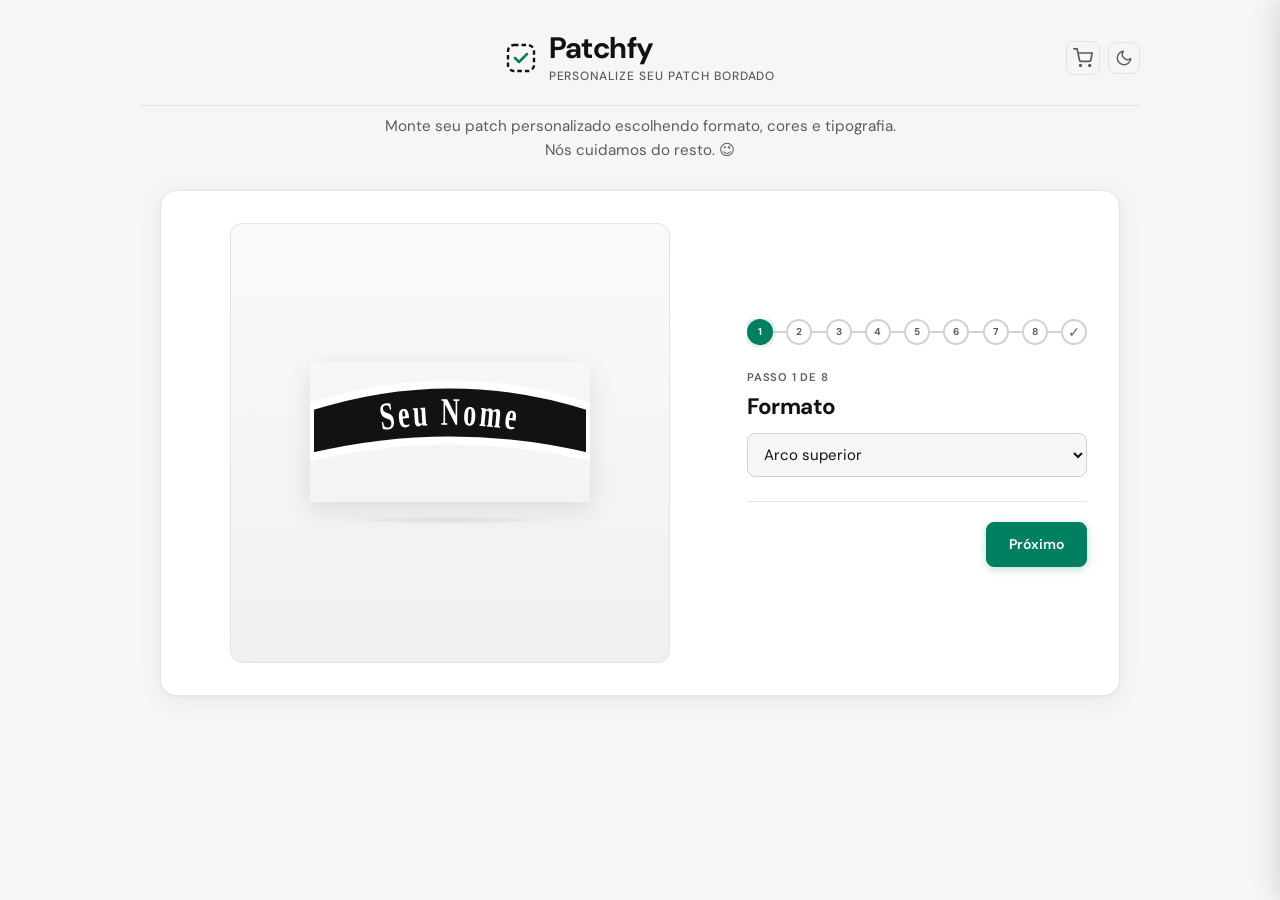
<file: customizer 2.0.html>
<!DOCTYPE html>
<html lang="pt-BR">
<head>
  <meta charset="UTF-8">
  <meta name="viewport" content="width=device-width, initial-scale=1.0">
  <title>Patchfy — Personalize seu patch</title>

  <link rel="stylesheet" href="style.css">
  <link rel="preconnect" href="https://fonts.googleapis.com">
  <link rel="preconnect" href="https://fonts.gstatic.com" crossorigin>
  <link href="https://fonts.googleapis.com/css2?family=DM+Sans:ital,opsz,wght@0,9..40,400;0,9..40,500;0,9..40,600;0,9..40,700&family=Pirata+One&family=Parisienne&family=Nunito:wght@400;700;800&family=Josefin+Sans:wght@400;600;700&family=Bebas+Neue&family=Ultra&family=Teko:wght@400;600;700&family=Oswald:wght@400;600;700&family=UnifrakturMaguntia&family=Righteous&family=Jersey+10&family=Boogaloo&display=swap" rel="stylesheet">
  <link href="https://fonts.googleapis.com/css2?family=MedievalSharp&family=Metal+Mania&family=UnifrakturCook&family=Poiret+One&family=Cinzel+Decorative&family=Special+Elite&family=Rock+Salt&family=Arvo:wght@400;700&family=Rye&family=Orbitron:wght@400;700&family=Dancing+Script:wght@400;700&family=Pacifico&family=Stardos+Stencil:wght@400;700&family=Cinzel:wght@400;700&family=Germania+One&display=swap" rel="stylesheet">

  <style>
  /* ═══════════════════════════════════════════════════
     WIZARD 2.0 — navegação por etapas
  ═══════════════════════════════════════════════════ */

  /* Ocultar readout de cm da largura do texto */
  #font-size-readout { display: none !important; }

  /* ── Coluna do wizard ────────────────────────────── */
  .wizard {
    flex: 0 1 340px;
    width: 100%;
    max-width: 380px;
    display: flex;
    flex-direction: column;
    gap: 0;
  }

  /* ── Barra de progresso ──────────────────────────── */
  .wizard__progress {
    display: flex;
    align-items: center;
    margin-bottom: 22px;
    overflow-x: auto;
    scrollbar-width: none;
    -webkit-overflow-scrolling: touch;
    padding-bottom: 2px;
  }
  .wizard__progress::-webkit-scrollbar { display: none; }

  .wz-dot {
    flex-shrink: 0;
    width: 26px;
    height: 26px;
    border-radius: 50%;
    border: 2px solid var(--border-strong);
    background: var(--bg-elevated);
    color: var(--text-muted);
    font-size: 10px;
    font-weight: 700;
    font-family: var(--font-sans);
    cursor: default;
    display: flex;
    align-items: center;
    justify-content: center;
    padding: 0;
    transition: background 0.2s, border-color 0.2s, color 0.2s, opacity 0.2s, box-shadow 0.2s;
  }
  .wz-dot[data-nav="true"] { cursor: pointer; }
  .wz-dot[data-nav="true"]:hover { border-color: var(--accent); color: var(--accent); }

  .wz-dot.is-done {
    background: var(--accent);
    border-color: var(--accent);
    color: #fff;
    opacity: 0.5;
  }
  .wz-dot.is-done[data-nav="true"] { cursor: pointer; }
  .wz-dot.is-done[data-nav="true"]:hover { opacity: 0.8; }

  .wz-dot.is-active {
    background: var(--accent);
    border-color: var(--accent);
    color: #fff;
    opacity: 1;
    box-shadow: 0 0 0 3px var(--accent-soft);
    cursor: default;
  }

  .wz-dot--review { font-size: 14px; }

  .wz-line {
    flex: 1;
    min-width: 6px;
    height: 2px;
    background: var(--border-strong);
    transition: background 0.25s;
  }
  .wz-line.is-done { background: var(--accent); opacity: 0.5; }

  /* ── Dual switcher (visibilidade controlada por script.js) ── */
  #dual-patch-target {
    margin-bottom: 18px;
    padding: 12px 14px;
    background: var(--bg-page);
    border: 1px solid var(--border-subtle);
    border-radius: var(--radius-md);
  }
  #dual-patch-target .field-note {
    margin-top: 8px;
    font-size: 0.7rem;
  }

  /* ── Painéis de passo ────────────────────────────── */
  .wizard__panels { display: flex; flex-direction: column; }

  .wz-panel {
    display: none;
    flex-direction: column;
    gap: 14px;
    animation: wzIn 0.2s ease both;
  }
  .wz-panel.is-active { display: flex; }

  @keyframes wzIn {
    from { opacity: 0; transform: translateY(8px); }
    to   { opacity: 1; transform: translateY(0); }
  }

  .wz-step-meta {
    font-size: 0.7rem;
    font-weight: 600;
    letter-spacing: 0.07em;
    text-transform: uppercase;
    color: var(--text-muted);
    display: block;
    margin-bottom: -6px;
  }

  .wz-panel__title {
    font-size: 1.4rem;
    font-weight: 700;
    letter-spacing: -0.02em;
    color: var(--text);
    margin: 0;
    line-height: 1.15;
  }

  /* ── Modo revisão: todos os painéis visíveis ─────── */
  .wizard--review .wz-panel {
    display: flex !important;
    animation: none;
    gap: 10px;
    border-top: 1px solid var(--border-subtle);
    padding-top: 16px;
    margin-top: 2px;
  }
  .wizard--review .wz-panel:first-child {
    border-top: none;
    padding-top: 0;
  }

  .wizard--review .wz-step-meta { display: none; }

  .wizard--review .wz-panel__title {
    font-size: 0.7rem;
    font-weight: 700;
    text-transform: uppercase;
    letter-spacing: 0.08em;
    color: var(--text-muted);
    margin: 0;
  }

  /* ── Cabeçalho da revisão ────────────────────────── */
  .wizard__review-header {
    display: none;
    align-items: center;
    justify-content: space-between;
    gap: 8px;
    margin-bottom: 20px;
    padding-bottom: 14px;
    border-bottom: 2px solid var(--accent);
  }
  .wizard--review .wizard__review-header { display: flex; }

  .wizard__review-label {
    font-size: 0.875rem;
    font-weight: 600;
    letter-spacing: 0.1em;
    text-transform: uppercase;
    color: var(--text-muted);
  }

  .wz-btn-step-by-step {
    font: inherit;
    font-size: 0.75rem;
    font-weight: 600;
    color: var(--text-muted);
    background: none;
    border: 1.5px solid var(--border-strong);
    border-radius: var(--radius-sm);
    padding: 5px 10px;
    cursor: pointer;
    transition: border-color 0.15s, color 0.15s;
    white-space: nowrap;
  }
  .wz-btn-step-by-step:hover { border-color: var(--accent); color: var(--accent); }

  /* ── Ações (qty + carrinho) — só na revisão ─────── */
  .wizard__actions {
    display: none;
    flex-direction: column;
    gap: 12px;
    border-top: 1px solid var(--border-subtle);
    padding-top: 20px;
    margin-top: 6px;
  }
  .wizard--review .wizard__actions { display: flex; }

  /* ── Navegação Anterior / Próximo ────────────────── */
  .wizard__nav {
    display: flex;
    align-items: center;
    gap: 10px;
    margin-top: 24px;
    padding-top: 20px;
    border-top: 1px solid var(--border-subtle);
  }
  .wizard--review .wizard__nav { display: none; }

  .wz-btn-prev,
  .wz-btn-next {
    font: inherit;
    font-size: 0.875rem;
    font-weight: 600;
    padding: 11px 22px;
    border-radius: var(--radius-sm);
    cursor: pointer;
    transition: filter 0.15s, box-shadow 0.15s, border-color 0.15s, color 0.15s;
    white-space: nowrap;
  }

  .wz-btn-prev {
    background: transparent;
    border: 1.5px solid var(--border-strong);
    color: var(--text-muted);
  }
  .wz-btn-prev:hover { border-color: var(--accent); color: var(--accent); }

  .wz-btn-next {
    margin-left: auto;
    background: var(--accent);
    border: 1.5px solid var(--accent);
    color: #fff;
    box-shadow: 0 2px 8px rgba(0, 128, 96, 0.28);
  }
  .wz-btn-next:hover {
    filter: brightness(1.07);
    box-shadow: 0 4px 14px rgba(0, 128, 96, 0.38);
  }

  /* ── Progress oculto na revisão ──────────────────── */
  .wizard--review .wizard__progress { display: none; }

  /* ── Mobile ──────────────────────────────────────── */
  @media (max-width: 720px) {
    .wizard { max-width: none; flex: 1 1 auto; }

    .preview-frame {
      min-height: 180px;
      max-height: 260px;
      padding: 16px 12px;
    }

    .wz-dot { width: 22px; height: 22px; font-size: 9px; }
    .wz-dot--review { font-size: 12px; }

    .wz-panel__title { font-size: 1.2rem; }
  }

  @media (max-width: 440px) {
    .wz-btn-prev, .wz-btn-next { padding: 11px 16px; font-size: 0.8125rem; }
  }
  </style>
</head>
<body>

  <div class="page">
    <header class="site-header">
      <div class="site-header__brand">
        <span class="site-header__logo" aria-hidden="true">
          <svg width="32" height="32" viewBox="0 0 32 32" fill="none">
            <rect x="3" y="3" width="26" height="26" rx="6" stroke="currentColor" stroke-width="2.4" stroke-dasharray="4.5 3"/>
            <path d="M10 16l4 4 8-8" stroke="var(--accent)" stroke-width="2.5" stroke-linecap="round" stroke-linejoin="round"/>
          </svg>
        </span>
        <div class="site-header__text">
          <h1 class="site-title">Patchfy</h1>
          <span class="site-header__subtitle">Personalize seu patch bordado</span>
        </div>
        <div class="site-header__actions">
          <button type="button" class="cart-toggle" id="cart-toggle" aria-label="Abrir carrinho">
            <svg width="20" height="20" viewBox="0 0 24 24" fill="none" stroke="currentColor" stroke-width="2" stroke-linecap="round" stroke-linejoin="round">
              <circle cx="9" cy="21" r="1"/><circle cx="20" cy="21" r="1"/>
              <path d="M1 1h4l2.68 13.39a2 2 0 0 0 2 1.61h9.72a2 2 0 0 0 2-1.61L23 6H6"/>
            </svg>
            <span class="cart-badge" id="cart-badge" hidden>0</span>
          </button>
          <button type="button" class="theme-toggle" id="theme-toggle" aria-label="Alternar modo escuro">
            <svg class="theme-toggle__moon" viewBox="0 0 24 24" fill="none" stroke="currentColor" stroke-width="2" stroke-linecap="round" stroke-linejoin="round">
              <path d="M21 12.79A9 9 0 1 1 11.21 3 7 7 0 0 0 21 12.79z"/>
            </svg>
            <svg class="theme-toggle__sun" viewBox="0 0 24 24" fill="none" stroke="currentColor" stroke-width="2" stroke-linecap="round" stroke-linejoin="round">
              <circle cx="12" cy="12" r="5"/>
              <line x1="12" y1="1" x2="12" y2="3"/><line x1="12" y1="21" x2="12" y2="23"/>
              <line x1="4.22" y1="4.22" x2="5.64" y2="5.64"/><line x1="18.36" y1="18.36" x2="19.78" y2="19.78"/>
              <line x1="1" y1="12" x2="3" y2="12"/><line x1="21" y1="12" x2="23" y2="12"/>
              <line x1="4.22" y1="19.78" x2="5.64" y2="18.36"/><line x1="18.36" y1="5.64" x2="19.78" y2="4.22"/>
            </svg>
          </button>
        </div>
      </div>
    </header>

    <p class="intro">
      Monte seu patch personalizado escolhendo formato, cores e tipografia.
      Nós cuidamos do resto. 😉
    </p>

    <main class="main-card">
      <div class="layout">

        <!-- ── Preview ────────────────────────────────── -->
        <div class="preview-column">
          <div class="preview-column-inner">
            <div class="preview-frame">
              <div id="preview-stack" class="preview-stack">
                <div id="patch-preview-top" class="patch-preview">Seu Nome</div>
                <div id="patch-preview-bottom" class="patch-preview patch-preview--dual" aria-hidden="true">Seu Nome</div>
              </div>
            </div>
          </div>
        </div>

        <!-- ── Wizard ──────────────────────────────────── -->
        <div class="wizard" id="wizard">

          <!-- Barra de progresso (gerada por JS) -->
          <div class="wizard__progress" id="wz-progress" role="list" aria-label="Etapas"></div>

          <!-- Dual slot switcher — controlado por script.js via hidden/display -->
          <div id="dual-patch-target" class="dual-target" hidden>
            <span class="field-label">Editando</span>
            <div class="segmented" role="radiogroup" aria-label="Qual patch editar">
              <button type="button" class="segmented__btn is-active" data-slot="0" aria-pressed="true">Patch superior</button>
              <button type="button" class="segmented__btn" data-slot="1" aria-pressed="false">Patch inferior</button>
            </div>
            <p class="field-note">O superior usa arco de cima, o inferior usa arco de baixo. Cada um tem texto, cores e tamanho independentes.</p>
          </div>

          <!-- Cabeçalho da revisão (oculto em modo passo) -->
          <div class="wizard__review-header">
            <span class="wizard__review-label">Revisão</span>
            <button type="button" class="wz-btn-step-by-step" id="wz-btn-back">
              Editar passo a passo
            </button>
          </div>

          <!-- ── Painéis ──────────────────────────────── -->
          <div class="wizard__panels" id="wz-panels">

            <!-- 1 · Formato -->
            <section class="wz-panel" data-step="1">
              <span class="wz-step-meta">Passo 1 de 8</span>
              <h2 class="wz-panel__title">Formato</h2>
              <label class="field">
                <select id="shape-select" class="input-control">
                  <option value="top-arc">Arco superior</option>
                  <option value="bottom-arc">Arco inferior</option>
                  <option value="dual">Superior + inferior</option>
                </select>
              </label>
            </section>

            <!-- 2 · Texto -->
            <section class="wz-panel" data-step="2">
              <span class="wz-step-meta">Passo 2 de 8</span>
              <h2 class="wz-panel__title">Texto</h2>
              <label class="field">
                <input type="text" id="text-input" class="input-control"
                  value="Seu Nome" maxlength="40" placeholder="Digite seu texto">
              </label>
            </section>

            <!-- 3 · Fonte -->
            <section class="wz-panel" data-step="3">
              <span class="wz-step-meta">Passo 3 de 8</span>
              <h2 class="wz-panel__title">Fonte</h2>
              <div class="field font-field">
                <div class="font-picker" id="font-picker">
                  <button type="button" class="font-picker__trigger input-control"
                    id="font-picker-trigger" aria-haspopup="listbox" aria-expanded="false">
                    <span class="font-picker__trigger-row">
                      <span class="font-picker__trigger-sample" id="font-picker-trigger-sample" aria-hidden="true">Aa Patch</span>
                      <span class="font-picker__trigger-label" id="font-picker-trigger-label">Georgia</span>
                    </span>
                    <span class="font-picker__chevron" aria-hidden="true"></span>
                  </button>
                  <ul class="font-picker__list" id="font-picker-list" role="listbox" tabindex="-1" hidden></ul>
                </div>
              </div>
            </section>

            <!-- 4 · Cor do bordado -->
            <section class="wz-panel" data-step="4">
              <span class="wz-step-meta">Passo 4 de 8</span>
              <h2 class="wz-panel__title">Cor do bordado</h2>
              <div class="field">
                <div class="color-swatches" id="text-color-swatches"
                  role="radiogroup" aria-label="Cor do bordado"></div>
              </div>
            </section>

            <!-- 5 · Cor de fundo -->
            <section class="wz-panel" data-step="5">
              <span class="wz-step-meta">Passo 5 de 8</span>
              <h2 class="wz-panel__title">Cor de fundo</h2>
              <div class="field">
                <div class="color-swatches" id="bg-color-swatches"
                  role="radiogroup" aria-label="Cor de fundo"></div>
              </div>
            </section>

            <!-- 6 · Cor da borda -->
            <section class="wz-panel" data-step="6">
              <span class="wz-step-meta">Passo 6 de 8</span>
              <h2 class="wz-panel__title">Cor da borda</h2>
              <div class="field">
                <div class="color-swatches" id="border-color-swatches"
                  role="radiogroup" aria-label="Cor da borda"></div>
              </div>
            </section>

            <!-- 7 · Largura -->
            <section class="wz-panel" data-step="7">
              <span class="wz-step-meta">Passo 7 de 8</span>
              <h2 class="wz-panel__title">Largura</h2>
              <div class="field">
                <div class="field-label-row">
                  <span class="field-label">Tamanho</span>
                  <span id="size-readout" class="field-hint" aria-live="polite">30 cm</span>
                </div>
                <input type="range" id="size-range" class="input-range"
                  min="0" max="5" value="2" step="1">
                <div class="range-ticks" aria-hidden="true">
                  <span>25</span><span>28</span><span>30</span>
                  <span>33</span><span>36</span><span>40</span>
                </div>
                <p class="field-note">A altura acompanha proporcionalmente a largura.</p>
              </div>
            </section>

            <!-- 8 · Largura do texto -->
            <section class="wz-panel" data-step="8">
              <span class="wz-step-meta">Passo 8 de 8</span>
              <h2 class="wz-panel__title">Largura do texto</h2>
              <div class="field">
                <!-- font-size-readout oculto via CSS (#font-size-readout { display:none }) -->
                <span id="font-size-readout" class="field-hint" aria-live="polite">15 cm</span>
                <input type="range" id="font-size-range" class="input-range"
                  min="15" max="28" value="15" step="0.5">
              </div>
            </section>

          </div><!-- /.wizard__panels -->

          <!-- Ações da revisão: quantidade + adicionar ao carrinho -->
          <div class="wizard__actions">
            <label class="field">
              <span class="field-label">Quantidade</span>
              <select id="quantity-select" class="input-control" aria-label="Quantidade"></select>
            </label>
            <button type="button" class="btn-cart" id="add-to-cart">Adicionar ao carrinho</button>
          </div>

          <!-- Navegação Anterior / Próximo -->
          <div class="wizard__nav">
            <button type="button" class="wz-btn-prev" id="wz-prev" hidden>Anterior</button>
            <button type="button" class="wz-btn-next" id="wz-next">Próximo</button>
          </div>

        </div><!-- /.wizard -->
      </div>
    </main>
  </div>

  <!-- Cart drawer -->
  <div class="cart-overlay" id="cart-overlay" hidden></div>
  <aside class="cart-drawer" id="cart-drawer" aria-label="Carrinho" hidden>
    <div class="cart-drawer__header">
      <h2 class="cart-drawer__title">Carrinho</h2>
      <button type="button" class="cart-drawer__close" id="cart-close" aria-label="Fechar carrinho">
        <svg width="20" height="20" viewBox="0 0 24 24" fill="none" stroke="currentColor" stroke-width="2" stroke-linecap="round" stroke-linejoin="round">
          <line x1="18" y1="6" x2="6" y2="18"/><line x1="6" y1="6" x2="18" y2="18"/>
        </svg>
      </button>
    </div>
    <div class="cart-drawer__body" id="cart-body">
      <p class="cart-empty" id="cart-empty">Seu carrinho está vazio.</p>
      <ul class="cart-items" id="cart-items"></ul>
    </div>
    <div class="cart-drawer__footer" id="cart-footer" hidden>
      <div class="cart-summary">
        <span class="cart-summary__label">Total de itens</span>
        <span class="cart-summary__value" id="cart-total-items">0</span>
      </div>
      <button type="button" class="btn-cart btn-checkout" id="btn-checkout">Finalizar pedido</button>
      <button type="button" class="btn-clear-cart" id="btn-clear-cart">Limpar carrinho</button>
    </div>
  </aside>

  <div id="toast" class="toast" role="status" aria-live="polite" hidden></div>

  <script src="script.js"></script>

  <script>
  /* ════════════════════════════════════════════════════
     WIZARD 2.0 — navegação por etapas
     Executa após script.js (acessa state, renderPatch,
     syncControlsFromActiveSlot do escopo global)
  ════════════════════════════════════════════════════ */
  (function () {
    'use strict';

    /* ── 1. Corrigir shape inicial (opções removidas) ── */
    var validShapes = ['top-arc', 'bottom-arc', 'dual'];
    if (validShapes.indexOf(state.shape) === -1) {
      state.shape = 'top-arc';
      document.getElementById('shape-select').value = 'top-arc';
      syncControlsFromActiveSlot();
      renderPatch();
    }

    /* ── 2. Referências DOM ── */
    var wizard      = document.getElementById('wizard');
    var progressEl  = document.getElementById('wz-progress');
    var panels      = [].slice.call(document.querySelectorAll('.wz-panel[data-step]'));
    var prevBtn     = document.getElementById('wz-prev');
    var nextBtn     = document.getElementById('wz-next');
    var backBtn     = document.getElementById('wz-btn-back');

    /* ── 3. Definição dos 8 passos ── */
    var STEPS = [
      { id: '1', label: 'Formato' },
      { id: '2', label: 'Texto' },
      { id: '3', label: 'Fonte' },
      { id: '4', label: 'Cor do bordado' },
      { id: '5', label: 'Cor do fundo' },
      { id: '6', label: 'Cor da borda' },
      { id: '7', label: 'Largura' },
      { id: '8', label: 'Largura do texto' }
    ];
    var TOTAL = STEPS.length;   // 8; índice TOTAL = revisão
    var cur   = 0;              // passo atual (0-indexed)

    /* ── 4. Construir barra de progresso ── */
    function buildProgress() {
      progressEl.innerHTML = '';

      STEPS.forEach(function (step, i) {
        /* linha entre dots */
        if (i > 0) {
          var line = document.createElement('div');
          line.className = 'wz-line';
          line.id = 'wz-line-' + i;
          line.setAttribute('role', 'none');
          progressEl.appendChild(line);
        }

        var dot = document.createElement('button');
        dot.type = 'button';
        dot.className = 'wz-dot';
        dot.id = 'wz-dot-' + i;
        dot.textContent = String(i + 1);
        dot.setAttribute('role', 'listitem');
        dot.setAttribute('aria-label', 'Passo ' + (i + 1) + ': ' + step.label);
        dot.setAttribute('title', step.label);
        dot.dataset.nav = 'false';
        dot.addEventListener('click', (function (idx) {
          return function () {
            if (dot.dataset.nav === 'true') goTo(idx);
          };
        })(i));
        progressEl.appendChild(dot);
      });

      /* linha + dot de revisão */
      var rLine = document.createElement('div');
      rLine.className = 'wz-line';
      rLine.id = 'wz-line-review';
      rLine.setAttribute('role', 'none');
      progressEl.appendChild(rLine);

      var rDot = document.createElement('button');
      rDot.type = 'button';
      rDot.className = 'wz-dot wz-dot--review';
      rDot.id = 'wz-dot-review';
      rDot.textContent = '✓';
      rDot.setAttribute('role', 'listitem');
      rDot.setAttribute('aria-label', 'Revisão');
      rDot.setAttribute('title', 'Revisão');
      rDot.dataset.nav = 'false';
      rDot.addEventListener('click', function () {
        if (rDot.dataset.nav === 'true') goTo(TOTAL);
      });
      progressEl.appendChild(rDot);
    }

    /* ── 5. Atualizar visual dos dots/linhas ── */
    function syncProgress() {
      var isReview = cur === TOTAL;

      STEPS.forEach(function (_, i) {
        var dot  = document.getElementById('wz-dot-' + i);
        var line = document.getElementById('wz-line-' + i);
        if (!dot) return;

        var done   = isReview || i < cur;
        var active = !isReview && i === cur;

        dot.classList.toggle('is-active', active);
        dot.classList.toggle('is-done',   done && !active);
        /* navegável se já foi visitado ou estamos em revisão */
        dot.dataset.nav = (done || isReview) ? 'true' : 'false';

        if (line) line.classList.toggle('is-done', isReview || i <= cur);
      });

      var rDot  = document.getElementById('wz-dot-review');
      var rLine = document.getElementById('wz-line-review');
      if (rDot) {
        rDot.classList.toggle('is-active', isReview);
        rDot.classList.toggle('is-done',   false);
        /* clicável ao chegar no último passo ou já em revisão */
        rDot.dataset.nav = (cur >= TOTAL - 1) ? 'true' : 'false';
      }
      if (rLine) rLine.classList.toggle('is-done', isReview);
    }

    /* ── 6. Ir para um passo (ou revisão) ── */
    function goTo(index) {
      cur = index;
      var isReview = index === TOTAL;

      /* classe de revisão no wizard */
      wizard.classList.toggle('wizard--review', isReview);

      /* mostrar painel correto (em modo passo) */
      panels.forEach(function (panel) {
        var pIdx = parseInt(panel.dataset.step, 10) - 1;
        panel.classList.toggle('is-active', !isReview && pIdx === index);
      });

      /* botões de navegação */
      prevBtn.hidden = isReview || index === 0;
      nextBtn.hidden = isReview;
      if (!isReview) {
        nextBtn.textContent = index === TOTAL - 1 ? 'Revisar →' : 'Próximo';
      }

      /* sincronizar controles com slot ativo */
      syncControlsFromActiveSlot();

      syncProgress();

      /* em mobile, rolar o wizard para cima suavemente */
      if (window.innerWidth <= 720) {
        setTimeout(function () {
          wizard.scrollIntoView({ behavior: 'smooth', block: 'start' });
        }, 30);
      }
    }

    /* ── 7. Eventos ── */
    prevBtn.addEventListener('click', function () {
      if (cur > 0) goTo(cur - 1);
    });

    nextBtn.addEventListener('click', function () {
      if (cur < TOTAL) goTo(cur + 1);
    });

    if (backBtn) {
      backBtn.addEventListener('click', function () { goTo(0); });
    }

    /* ── 8. Inicializar ── */
    buildProgress();
    goTo(0);

  })();
  </script>
</body>
</html>
</file>
<file: sitemap-patchfy.css>
@import url('https://fonts.googleapis.com/css2?family=Inter:wght@400;500;600;700;800&display=swap');

* { margin: 0; padding: 0; box-sizing: border-box; }

html, body { height: 100%; overflow: hidden; }

body {
  font-family: 'Inter', sans-serif;
  background: #0f0f0f;
  color: #fff;
}

/* ══ APP LAYOUT ══ */
.app {
  display: flex;
  height: 100vh;
  overflow: hidden;
}

/* ══ LEFT PANEL ══ */
.left-panel {
  width: 232px;
  flex-shrink: 0;
  display: flex;
  flex-direction: column;
  background: #0a0a0a;
  border-right: 1px solid #1a1a1a;
  overflow-y: auto;
  scrollbar-width: thin;
  scrollbar-color: #222 transparent;
}
.left-panel::-webkit-scrollbar { width: 4px; }
.left-panel::-webkit-scrollbar-track { background: transparent; }
.left-panel::-webkit-scrollbar-thumb { background: #222; border-radius: 10px; }
.left-panel::-webkit-scrollbar-thumb:hover { background: #333; }

/* brand */
.lp-brand {
  display: flex;
  align-items: center;
  gap: 12px;
  padding: 24px 20px 20px;
  border-bottom: 1px solid #141414;
}
.lp-logo {
  width: 36px;
  height: 36px;
  background: #C4A484;
  color: #1a1008;
  font-size: 18px;
  font-weight: 900;
  border-radius: 8px;
  display: flex;
  align-items: center;
  justify-content: center;
  flex-shrink: 0;
  font-style: italic;
}
.lp-name {
  font-size: 14px;
  font-weight: 700;
  color: #fff;
  line-height: 1.2;
}
.lp-sub {
  font-size: 10px;
  color: #444;
  letter-spacing: 0.06em;
  margin-top: 2px;
}

/* section title */
.lp-section-title {
  font-size: 9px;
  font-weight: 700;
  letter-spacing: 0.18em;
  text-transform: uppercase;
  color: #333;
  padding: 20px 20px 8px;
}
.lp-section-title--nav {
  padding: 16px 20px 4px;
  border-top: 1px solid #141414;
  margin-top: 6px;
}

/* nav */
.lp-nav {
  display: flex;
  flex-direction: column;
  gap: 2px;
  padding: 0 10px;
  flex: 1;
}

.nav-item {
  display: flex;
  align-items: center;
  gap: 10px;
  padding: 9px 12px;
  border-radius: 8px;
  border: none;
  background: transparent;
  color: #555;
  font-family: 'Inter', sans-serif;
  font-size: 12.5px;
  font-weight: 500;
  cursor: pointer;
  text-align: left;
  transition: background 0.15s ease, color 0.15s ease;
  position: relative;
  width: 100%;
}
.nav-item:hover {
  background: #141414;
  color: #aaa;
}
.nav-item.active {
  background: #1a1a1a;
  color: #fff;
}
.nav-item.active::before {
  content: '';
  position: absolute;
  left: 0;
  top: 20%;
  height: 60%;
  width: 3px;
  background: #C4A484;
  border-radius: 0 3px 3px 0;
}
.nav-icon  { font-size: 14px; flex-shrink: 0; }
.nav-label { flex: 1; }
.nav-badge {
  font-size: 10px;
  font-weight: 600;
  background: #1e1e1e;
  color: #555;
  padding: 1px 6px;
  border-radius: 10px;
  flex-shrink: 0;
}
.nav-item.active .nav-badge {
  background: rgba(196,164,132,0.15);
  color: #C4A484;
}
.nav-item--store {
  text-decoration: none;
  margin-bottom: 6px;
  background: rgba(196,164,132,0.06);
  border: 1px solid rgba(196,164,132,0.18);
  color: #C4A484;
}
.nav-item--store:hover {
  background: rgba(196,164,132,0.12);
  color: #d4b898;
}
.nav-ext {
  font-size: 11px;
  color: #C4A484;
  opacity: 0.6;
  flex-shrink: 0;
}

/* lp footer */
.lp-footer {
  padding: 16px 20px;
  border-top: 1px solid #141414;
  margin-top: auto;
}
.lp-footer-text {
  font-size: 10px;
  color: #2a2a2a;
  line-height: 1.8;
  letter-spacing: 0.04em;
}

/* ══ RIGHT PANEL ══ */
.right-panel {
  flex: 1;
  overflow-y: auto;
  background: #0f0f0f;
  position: relative;
  scrollbar-width: thin;
  scrollbar-color: #222 transparent;
}
.right-panel::-webkit-scrollbar { width: 5px; }
.right-panel::-webkit-scrollbar-track { background: transparent; }
.right-panel::-webkit-scrollbar-thumb {
  background: #222;
  border-radius: 10px;
}
.right-panel::-webkit-scrollbar-thumb:hover { background: #333; }


/* ══ VIEWS ══ */
.view {
  display: none;
  padding: 48px 56px 72px;
  max-width: 780px;
  animation: viewIn 0.22s ease forwards;
}
.view.active { display: block; }

@keyframes viewIn {
  from { opacity: 0; transform: translateY(8px); }
  to   { opacity: 1; transform: translateY(0); }
}

.view-header {
  margin-bottom: 40px;
  padding-bottom: 24px;
  border-bottom: 1px solid #1a1a1a;
}
.view-title {
  font-size: 22px;
  font-weight: 800;
  color: #fff;
  margin-bottom: 8px;
}
.view-desc {
  font-size: 13px;
  color: #555;
  line-height: 1.6;
}

/* ══ BOX BASE ══ */
.box {
  display: inline-flex;
  align-items: center;
  gap: 7px;
  padding: 9px 16px;
  border-radius: 9px;
  font-size: 12.5px;
  font-weight: 600;
  white-space: nowrap;
  position: relative;
  z-index: 2;
  transition: transform 0.15s ease, box-shadow 0.15s ease, opacity 0.2s ease;
}
.box .icon   { font-size: 13px; line-height: 1; }
.box .label  { line-height: 1; }
.box .tag {
  font-size: 9px;
  font-weight: 700;
  letter-spacing: 0.08em;
  text-transform: uppercase;
  padding: 2px 6px;
  border-radius: 4px;
}
.box .chevron {
  font-size: 11px;
  color: #555;
  margin-left: 2px;
  display: inline-block;
  transition: transform 0.3s cubic-bezier(0.4, 0, 0.2, 1);
}

/* box variants */
.box.home {
  background: #C4A484;
  color: #1a1008;
  font-size: 14px;
  padding: 12px 24px;
  font-weight: 800;
  letter-spacing: 0.04em;
  box-shadow: 0 0 32px rgba(196,164,132,0.25);
  cursor: default;
}
.box.cta {
  background: #1a1008;
  color: #C4A484;
  border: 2px solid #C4A484;
}
.box.cta .tag { background: #C4A484; color: #1a1008; }
.box.section {
  background: #1c1c1c;
  color: #fff;
  border: 1px solid #2e2e2e;
}
.box.section .tag { background: #2e2e2e; color: #777; }
.box.leaf {
  background: #111;
  color: #666;
  border: 1px solid #1e1e1e;
  font-size: 12px;
  font-weight: 400;
  padding: 6px 13px;
  cursor: default;
}
.box.flow {
  background: #111d2e;
  color: #6fa3d8;
  border: 1px solid #1a3356;
  font-size: 12px;
  cursor: default;
}
.box.footer-box {
  background: #0c0c0c;
  color: #444;
  border: 1px solid #181818;
  font-size: 11px;
  padding: 6px 12px;
  font-weight: 500;
  cursor: default;
}
.box.lang {
  background: #111a11;
  color: #4e8e4e;
  border: 1px solid #1a351a;
  font-size: 12px;
  cursor: default;
}
.box.legend-item {
  font-size: 11.5px;
  padding: 7px 14px;
  cursor: default;
}
.toggleable { cursor: pointer; user-select: none; }
.toggleable:hover {
  transform: translateY(-1px);
  box-shadow: 0 4px 16px rgba(0,0,0,0.5);
}

/* ══ VERTICAL TREE ══ */
.vtree {
  display: flex;
  flex-direction: column;
  align-items: flex-start;
}
.tree-home { margin-left: 52px; }
.home-stub {
  width: 2px;
  height: 22px;
  background: #2a2a2a;
  margin-left: 32px;
}
.vlevel-1 {
  border-left: 2px solid #2a2a2a;
  margin-left: 32px;
  padding: 6px 0 10px;
}
.vbranch { width: 100%; }
.vlevel-1 > .vbranch > .vrow {
  display: flex;
  align-items: center;
  padding: 5px 0;
}
.vlevel-1 > .vbranch > .vrow::before {
  content: '';
  display: inline-block;
  width: 20px;
  height: 2px;
  background: #2a2a2a;
  flex-shrink: 0;
}
.children-wrap {
  overflow: hidden;
  max-height: 600px;
  opacity: 1;
  transition: max-height 0.36s cubic-bezier(0.4,0,0.2,1), opacity 0.25s ease;
}
.vlevel-2 {
  border-left: 2px solid #1f1f1f;
  margin-left: 22px;
  padding: 4px 0 6px;
}
.vlevel-2 > .vrow {
  display: flex;
  align-items: center;
  padding: 4px 0;
}
.vlevel-2 > .vrow::before {
  content: '';
  display: inline-block;
  width: 14px;
  height: 2px;
  background: #1f1f1f;
  flex-shrink: 0;
}
.vbranch.collapsed .children-wrap { max-height: 0; opacity: 0; }
.vbranch.collapsed .chevron       { transform: rotate(-90deg); }
.vbranch.collapsed > .vrow > .box { opacity: 0.5; }

/* ══ ANATOMIA DA HOME ══ */
.home-anatomy {
  display: flex;
  flex-direction: column;
  gap: 0;
  border: 1px solid #1a1a1a;
  border-radius: 12px;
  overflow: hidden;
}
.anatomy-block {
  display: flex;
  align-items: flex-start;
  gap: 20px;
  padding: 18px 20px;
  border-bottom: 1px solid #141414;
  transition: background 0.15s ease;
  position: relative;
}
.anatomy-block:last-child { border-bottom: none; }
.anatomy-block:hover { background: rgba(255,255,255,0.02); }

.ab-hero       { border-left: 3px solid #C4A484; }
.ab-trust      { border-left: 3px solid #3a6a3a; }
.ab-customizer { border-left: 3px solid #1e4a7a; }
.ab-collections{ border-left: 3px solid #6a3a6a; }
.ab-social     { border-left: 3px solid #7a4a1e; }
.ab-cta        { border-left: 3px solid #C4A484; }

.ab-num {
  font-size: 18px;
  color: #2a2a2a;
  font-weight: 800;
  flex-shrink: 0;
  width: 24px;
  text-align: center;
  padding-top: 2px;
}
.ab-main { flex: 1; }
.ab-title {
  font-size: 13px;
  font-weight: 700;
  color: #ccc;
  margin-bottom: 8px;
}
.ab-body {
  display: flex;
  flex-wrap: wrap;
  gap: 6px;
}
.ab-pill {
  font-size: 11px;
  font-weight: 500;
  padding: 4px 10px;
  border-radius: 6px;
  white-space: nowrap;
}
.ab-pill.img     { background: #111d2e; color: #6fa3d8; border: 1px solid #1e3356; }
.ab-pill.txt     { background: #161616; color: #666;    border: 1px solid #222; }
.ab-pill.cta     { background: #1a1008; color: #C4A484; border: 1px solid #C4A484; }
.ab-pill.cta-sec { background: #111;    color: #444;    border: 1px solid #1e1e1e; }

.ab-ratio {
  font-size: 10px;
  color: #333;
  text-align: right;
  white-space: nowrap;
  line-height: 1.7;
  min-width: 90px;
  padding-top: 2px;
}

/* ══ FLUXO DE COMPRA ══ */
.flow-col {
  display: flex;
  flex-direction: column;
}
.flow-step {
  display: flex;
  align-items: flex-start;
  gap: 16px;
  background: #111;
  border: 1px solid #1e1e1e;
  border-radius: 10px;
  padding: 16px 20px;
  transition: border-color 0.15s ease;
}
.flow-step:hover { border-color: #2a2a2a; }
.flow-step__icon {
  font-size: 22px;
  flex-shrink: 0;
  width: 36px;
  text-align: center;
}
.flow-step__title {
  font-size: 13px;
  font-weight: 700;
  color: #ddd;
  margin-bottom: 4px;
}
.flow-step__desc {
  font-size: 12px;
  color: #555;
  line-height: 1.5;
}
.flow-connector {
  display: flex;
  justify-content: center;
  padding: 2px 0;
}
.flow-line {
  width: 2px;
  height: 20px;
  background: #1a3356;
  position: relative;
}
.flow-line::after {
  content: '';
  position: absolute;
  bottom: -1px;
  left: -4px;
  border-left: 5px solid transparent;
  border-right: 5px solid transparent;
  border-top: 7px solid #1a3356;
}

/* ══ GRID CARDS (footer) ══ */
.grid-cards {
  display: grid;
  grid-template-columns: repeat(auto-fill, minmax(200px, 1fr));
  gap: 12px;
}
.grid-card {
  background: #111;
  border: 1px solid #1e1e1e;
  border-radius: 10px;
  padding: 18px;
  transition: border-color 0.15s ease, transform 0.15s ease;
}
.grid-card:hover {
  border-color: #2a2a2a;
  transform: translateY(-2px);
}
.gc-icon  { font-size: 20px; margin-bottom: 10px; }
.gc-title { font-size: 12.5px; font-weight: 700; color: #ccc; margin-bottom: 6px; }
.gc-desc  { font-size: 11px; color: #555; line-height: 1.5; }

/* ══ MARKETS ══ */
.markets-note {
  display: flex;
  align-items: flex-start;
  gap: 12px;
  background: rgba(196,164,132,0.05);
  border: 1px solid rgba(196,164,132,0.15);
  border-radius: 8px;
  padding: 14px 16px;
  margin-bottom: 20px;
}
.markets-note__icon { font-size: 16px; flex-shrink: 0; margin-top: 1px; }
.markets-note p { font-size: 12px; color: #666; line-height: 1.6; }
.markets-note strong { color: #999; }

.markets-grid {
  display: grid;
  grid-template-columns: repeat(2, 1fr);
  gap: 16px;
}
.market-card {
  background: #111;
  border: 1px solid #1e1e1e;
  border-radius: 12px;
  padding: 24px 20px;
  text-align: center;
  transition: border-color 0.15s ease, transform 0.15s ease;
}
.market-card:hover {
  transform: translateY(-2px);
  border-color: #2a2a2a;
}
.market-pt    { border-top: 3px solid #0d6e3d; }
.market-us    { border-top: 3px solid #3c3b6e; }
.market-es    { border-top: 3px solid #c60b1e; }
.market-de    { border-top: 3px solid #dd0000; }
.market-world {
  border-top: 3px solid #C4A484;
  grid-column: 1 / -1;
  display: flex;
  flex-direction: row;
  align-items: center;
  justify-content: space-between;
  padding: 18px 28px;
  text-align: left;
  gap: 16px;
}
.market-world .market-flag  { font-size: 28px; margin-bottom: 0; }
.market-world .market-name  { font-size: 15px; margin-bottom: 0; }
.market-world .market-lang  { color: #C4A484; margin-bottom: 0; }
.market-world .market-details { margin-top: 0; }

.market-flag { font-size: 36px; margin-bottom: 12px; }
.market-name { font-size: 15px; font-weight: 800; color: #fff; margin-bottom: 4px; }
.market-lang { font-size: 12px; color: #666; margin-bottom: 12px; }
.market-details {
  display: flex;
  justify-content: center;
  gap: 12px;
  font-size: 11px;
  color: #444;
}
.market-details span {
  background: #161616;
  border: 1px solid #222;
  padding: 3px 8px;
  border-radius: 4px;
}

/* ══ LEGEND ══ */
.legend-list {
  display: flex;
  flex-direction: column;
  gap: 0;
  border: 1px solid #1a1a1a;
  border-radius: 12px;
  overflow: hidden;
}
.legend-row {
  display: flex;
  align-items: center;
  gap: 20px;
  padding: 14px 20px;
  border-bottom: 1px solid #141414;
  transition: background 0.15s ease;
}
.legend-row:last-child { border-bottom: none; }
.legend-row:hover { background: rgba(255,255,255,0.02); }
.legend-row p {
  font-size: 12px;
  color: #555;
  line-height: 1.5;
  flex: 1;
}

/* ══ BRIEFING ══ */
.brief-intro {
  background: linear-gradient(135deg, #111 0%, #0f0c0a 100%);
  border: 1px solid #2a2a2a;
  border-left: 3px solid #C4A484;
  border-radius: 10px;
  padding: 24px 28px;
  margin-bottom: 24px;
}
.brief-badge {
  display: inline-block;
  font-size: 10px;
  font-weight: 700;
  letter-spacing: 0.1em;
  text-transform: uppercase;
  color: #C4A484;
  background: rgba(196,164,132,0.08);
  border: 1px solid rgba(196,164,132,0.2);
  padding: 3px 10px;
  border-radius: 20px;
  margin-bottom: 14px;
}
.brief-headline {
  font-size: 20px;
  font-weight: 800;
  color: #fff;
  margin-bottom: 10px;
  line-height: 1.3;
}
.brief-lead {
  font-size: 13px;
  color: #888;
  line-height: 1.7;
}

.brief-cards {
  display: flex;
  flex-direction: column;
  gap: 12px;
  margin-bottom: 32px;
}
.brief-card {
  display: flex;
  align-items: flex-start;
  gap: 18px;
  background: #111;
  border: 1px solid #1e1e1e;
  border-radius: 10px;
  padding: 20px 22px;
  transition: border-color 0.15s;
}
.brief-card:hover { border-color: #2a2a2a; }
.brief-card--cta {
  border-color: rgba(196,164,132,0.2);
  background: linear-gradient(135deg, #111 0%, #0f0c0a 100%);
}
.brief-card--cta:hover { border-color: rgba(196,164,132,0.35); }
.brief-card__icon {
  font-size: 22px;
  flex-shrink: 0;
  margin-top: 1px;
  width: 32px;
  text-align: center;
}
.brief-card__body { flex: 1; }
.brief-card__title {
  font-size: 14px;
  font-weight: 700;
  color: #ddd;
  margin-bottom: 10px;
}
.brief-card__text {
  font-size: 12.5px;
  color: #666;
  line-height: 1.7;
  margin-bottom: 10px;
}
.brief-card__text:last-child { margin-bottom: 0; }

.brief-list {
  padding-left: 0;
  list-style: none;
  display: flex;
  flex-direction: column;
  gap: 7px;
  margin-top: 8px;
}
.brief-list li {
  font-size: 12.5px;
  color: #666;
  line-height: 1.6;
  padding-left: 16px;
  position: relative;
}
.brief-list li::before {
  content: '→';
  position: absolute;
  left: 0;
  color: #C4A484;
  font-size: 11px;
}

.brief-areas {
  display: flex;
  flex-direction: column;
  gap: 8px;
  margin-top: 12px;
}
.brief-area {
  display: flex;
  align-items: flex-start;
  gap: 12px;
  font-size: 12.5px;
  color: #666;
  line-height: 1.5;
}
.brief-area__num {
  font-size: 15px;
  color: #333;
  font-weight: 800;
  flex-shrink: 0;
  width: 20px;
  text-align: center;
  margin-top: 1px;
}
.brief-area__icon {
  font-size: 14px;
  flex-shrink: 0;
  width: 20px;
  text-align: center;
  margin-top: 1px;
}
.brief-area__sub { color: #555; }
.brief-card__section-label {
  font-size: 10px;
  font-weight: 700;
  text-transform: uppercase;
  letter-spacing: 0.1em;
  color: #333;
  margin-top: 18px;
  margin-bottom: -4px;
  padding-bottom: 6px;
  border-bottom: 1px solid #1a1a1a;
}

.brief-checklist {
  display: flex;
  flex-direction: column;
  gap: 10px;
  margin-top: 12px;
}
.brief-check {
  display: flex;
  align-items: flex-start;
  gap: 10px;
  font-size: 12.5px;
  color: #777;
  line-height: 1.5;
  cursor: pointer;
  transition: color 0.15s;
}
.brief-check:hover { color: #aaa; }
.brief-check input[type="checkbox"] {
  flex-shrink: 0;
  width: 15px;
  height: 15px;
  margin-top: 2px;
  accent-color: #C4A484;
  cursor: pointer;
}
.brief-check input:checked + span,
.brief-check:has(input:checked) { color: #4a4a4a; text-decoration: line-through; }

.brief-footer {
  border-top: 1px solid #1a1a1a;
  padding-top: 20px;
  text-align: center;
}
.brief-footer p {
  font-size: 12px;
  color: #444;
  line-height: 2;
}
.brief-footer strong { color: #666; }
.brief-footer__sub { font-size: 10px; color: #2a2a2a; }

/* ══ VIEW MODE TABS ══ */
.view-mode-tabs {
  display: flex;
  gap: 4px;
  margin-bottom: 24px;
  background: #111;
  padding: 4px;
  border-radius: 8px;
  width: fit-content;
  border: 1px solid #1e1e1e;
}
.vmt {
  padding: 6px 16px;
  border-radius: 6px;
  border: none;
  background: transparent;
  color: #555;
  font-family: 'Inter', sans-serif;
  font-size: 12px;
  font-weight: 500;
  cursor: pointer;
  transition: background 0.15s, color 0.15s;
}
.vmt.active {
  background: #1e1e1e;
  color: #fff;
}
.vmt:hover:not(.active) { color: #888; }

/* ══ PROJECT SUMMARY CHECKLIST ══ */
.proj-summary {
  margin-top: 32px;
  padding: 20px 0 0;
  border-top: 1px solid #1a1a1a;
}
.proj-summary__header { margin-bottom: 16px; }
.proj-summary__title {
  font-size: 14px;
  font-weight: 700;
  color: #ccc;
  margin: 0 0 6px;
}
.proj-summary__desc {
  font-size: 11px;
  color: #555;
  margin: 0;
  line-height: 1.5;
}

/* progress bar */
.proj-cl__progress {
  display: flex;
  align-items: center;
  gap: 12px;
  margin-bottom: 14px;
}
.proj-cl__prog-track {
  flex: 1;
  height: 4px;
  background: #1a1a1a;
  border-radius: 2px;
  overflow: hidden;
}
.proj-cl__prog-fill {
  height: 100%;
  background: #22c55e;
  border-radius: 2px;
  transition: width 0.4s ease;
  box-shadow: 0 0 6px rgba(34,197,94,0.4);
}
.proj-cl__prog-label {
  font-size: 10px;
  color: #444;
  white-space: nowrap;
  font-weight: 600;
}

/* list */
.proj-cl__list {
  list-style: none;
  margin: 0;
  padding: 0;
  display: grid;
  grid-template-columns: repeat(2, 1fr);
  gap: 6px;
}
.proj-cl__item {
  display: flex;
  align-items: center;
  gap: 10px;
  padding: 10px 12px;
  background: #111;
  border: 1px solid #1e1e1e;
  border-radius: 8px;
  transition: border-color 0.15s;
}
.proj-cl__item--done {
  border-color: rgba(34,197,94,0.2);
  background: rgba(34,197,94,0.04);
}
.proj-cl__check {
  width: 18px;
  height: 18px;
  border-radius: 4px;
  flex-shrink: 0;
  display: flex;
  align-items: center;
  justify-content: center;
}
.proj-cl__check--empty {
  border: 1.5px solid #2a2a2a;
  background: transparent;
}
.proj-cl__check--done {
  background: #22c55e;
  border: 1.5px solid #22c55e;
  color: #fff;
}
.proj-cl__text {
  font-size: 12px;
  color: #888;
  line-height: 1.3;
}
.proj-cl__date {
  margin-left: auto;
  font-size: 10px;
  font-weight: 600;
  color: #333;
  flex-shrink: 0;
  letter-spacing: 0.03em;
}
.proj-cl__item--done .proj-cl__date { color: rgba(34,197,94,0.4); }

.proj-cl__item--done .proj-cl__text {
  color: #aaa;
  text-decoration: line-through;
  text-decoration-color: rgba(34,197,94,0.4);
}
.proj-cl__all-done {
  margin-top: 14px;
  padding: 10px 16px;
  background: rgba(34,197,94,0.08);
  border: 1px solid rgba(34,197,94,0.2);
  border-radius: 8px;
  font-size: 12px;
  font-weight: 700;
  color: #22c55e;
  text-align: center;
  letter-spacing: 0.04em;
}

@media (max-width: 768px) {
  .proj-cl__list { grid-template-columns: 1fr; }
}

/* ══ MAINTENANCE SECTION ══ */
.proj-maintenance {
  margin-top: 32px;
  padding: 24px 0 0;
  border-top: 1px solid #1a1a1a;
}
.proj-maint__badge {
  display: inline-block;
  font-size: 9px;
  font-weight: 700;
  letter-spacing: 0.12em;
  text-transform: uppercase;
  color: #C4A484;
  background: rgba(196,164,132,0.08);
  border: 1px solid rgba(196,164,132,0.2);
  padding: 3px 9px;
  border-radius: 4px;
  margin-bottom: 10px;
}
.proj-maint__title {
  font-size: 14px;
  font-weight: 700;
  color: #ccc;
  margin: 0 0 8px;
}
.proj-maint__desc {
  font-size: 11px;
  color: #555;
  line-height: 1.6;
  margin: 0 0 20px;
  max-width: 560px;
}
.proj-maint__grid {
  display: grid;
  grid-template-columns: repeat(2, 1fr);
  gap: 8px;
  margin-bottom: 20px;
}
.proj-maint__card {
  display: flex;
  gap: 12px;
  padding: 12px 14px;
  background: #111;
  border: 1px solid #1e1e1e;
  border-radius: 10px;
  align-items: flex-start;
  transition: border-color 0.15s;
}
.proj-maint__card:hover { border-color: rgba(196,164,132,0.25); }
.proj-maint__card-icon {
  color: #C4A484;
  opacity: 0.7;
  flex-shrink: 0;
  margin-top: 1px;
}
.proj-maint__card-body { flex: 1; }
.proj-maint__card-title {
  font-size: 11.5px;
  font-weight: 600;
  color: #999;
  margin-bottom: 3px;
  line-height: 1.3;
}
.proj-maint__card-desc {
  font-size: 10.5px;
  color: #4a4a4a;
  line-height: 1.5;
}
.proj-maint__cta {
  display: flex;
  align-items: center;
  justify-content: space-between;
  gap: 16px;
  padding: 16px 20px;
  background: rgba(196,164,132,0.05);
  border: 1px solid rgba(196,164,132,0.15);
  border-radius: 10px;
  flex-wrap: wrap;
}
.proj-maint__cta-text {
  font-size: 12px;
  color: #888;
  margin: 0;
}
.proj-maint__cta-btn {
  font-size: 11px;
  font-weight: 700;
  color: #C4A484;
  text-decoration: none;
  border: 1px solid rgba(196,164,132,0.35);
  padding: 7px 16px;
  border-radius: 50px;
  transition: background 0.2s, color 0.2s;
  white-space: nowrap;
}
.proj-maint__cta-btn:hover {
  background: rgba(196,164,132,0.12);
}

@media (max-width: 768px) {
  .proj-maint__grid { grid-template-columns: 1fr; }
  .proj-maint__cta { flex-direction: column; align-items: flex-start; }
}

/* ══ WIREFRAME ══ */
.wf-container { margin-bottom: 4px; }
.wf-browser {
  border: 1px solid #222;
  border-radius: 10px;
  overflow: hidden;
  background: #0a0a0a;
}
.wf-browser-bar {
  background: #111;
  border-bottom: 1px solid #1a1a1a;
  padding: 8px 12px;
  display: flex;
  gap: 5px;
  align-items: center;
}
.wf-browser-bar span {
  width: 8px; height: 8px;
  border-radius: 50%;
  display: block;
}
.wf-browser-bar span:nth-child(1) { background: #3a1a1a; }
.wf-browser-bar span:nth-child(2) { background: #2a2a1a; }
.wf-browser-bar span:nth-child(3) { background: #1a2a1a; }

.wf-sec {
  position: relative;
  padding: 14px 20px;
  border-bottom: 1px solid #141414;
}
.wf-sec:last-child { border-bottom: none; }
.wf-label {
  font-size: 9px;
  font-weight: 700;
  letter-spacing: 0.12em;
  text-transform: uppercase;
  color: #333;
  margin-bottom: 12px;
}

/* Hero */
.wf-sec--hero {
  background: linear-gradient(180deg, #0d0d0d 0%, #111 100%);
  min-height: 180px;
}
.wf-hero-bg {
  position: absolute;
  inset: 0;
  background: repeating-linear-gradient(
    45deg, #111 0px, #111 10px, #0e0e0e 10px, #0e0e0e 20px
  );
  opacity: 0.5;
}
.wf-hero-text {
  position: relative;
  z-index: 2;
  display: flex;
  flex-direction: column;
  align-items: center;
  justify-content: center;
  gap: 10px;
  min-height: 160px;
}
.wf-h1 { height: 14px; width: 55%; background: #333; border-radius: 3px; }
.wf-sub { height: 9px; width: 38%; background: #222; border-radius: 2px; }
.wf-btns { display: flex; gap: 8px; margin-top: 4px; }
.wf-btns.wf-center { justify-content: center; }
.wf-btn-p {
  height: 28px; width: 120px;
  background: rgba(196,164,132,0.18);
  border: 1px solid rgba(196,164,132,0.35);
  border-radius: 4px;
}
.wf-btn-g {
  height: 28px; width: 100px;
  background: transparent;
  border: 1px solid #2a2a2a;
  border-radius: 4px;
}
.wf-btn-p.wf-sm { width: 90px; height: 24px; margin-top: 4px; }

/* Trust bar */
.wf-sec--trust {
  padding: 10px 20px;
  background: #080808;
}
.wf-trust-row {
  display: flex;
  gap: 10px;
  justify-content: center;
  flex-wrap: wrap;
}
.wf-pill {
  height: 20px; width: 90px;
  background: #161616;
  border-radius: 10px;
  border: 1px solid #1e1e1e;
}

/* Customizer highlight */
.wf-sec--custom { background: #0b0b0b; }
.wf-two-col {
  display: grid;
  grid-template-columns: 1fr 1fr;
  gap: 16px;
  align-items: start;
}
.wf-img-block {
  height: 110px;
  background: repeating-linear-gradient(
    -45deg, #1a1a1a 0px, #1a1a1a 8px, #141414 8px, #141414 16px
  );
  border-radius: 6px;
  border: 1px solid #1e1e1e;
}
.wf-text-col { display: flex; flex-direction: column; gap: 7px; padding-top: 4px; }
.wf-h2 { height: 11px; width: 80%; background: #2a2a2a; border-radius: 2px; margin-bottom: 4px; }
.wf-h2-center {
  height: 11px; width: 45%;
  background: #2a2a2a;
  border-radius: 2px;
  margin: 0 auto 10px;
}
.wf-step { height: 7px; background: #1a1a1a; border-radius: 2px; width: 90%; }
.wf-step:nth-child(4) { width: 78%; }
.wf-step:nth-child(5) { width: 85%; }

/* Collections */
.wf-sec--cols { background: #0f0f0f; }
.wf-grid-4 {
  display: grid;
  grid-template-columns: repeat(4, 1fr);
  gap: 8px;
}
.wf-col-card {
  height: 76px;
  background: linear-gradient(180deg, #1a1a1a 0%, #111 100%);
  border-radius: 6px;
  border: 1px solid #1e1e1e;
  display: flex;
  align-items: center;
  justify-content: center;
}
.wf-card-icon { font-size: 20px; opacity: 0.5; }

/* Social proof */
.wf-sec--social { background: #0b0b0b; }
.wf-ugc-row { display: flex; gap: 7px; margin-bottom: 10px; }
.wf-ugc-img {
  flex: 1; height: 64px;
  background: #1a1a1a;
  border-radius: 6px;
  border: 1px solid #1e1e1e;
}
.wf-review-row { display: grid; grid-template-columns: 1fr 1fr; gap: 8px; }
.wf-review {
  height: 44px;
  background: #111;
  border-radius: 6px;
  border: 1px solid #1e1e1e;
}

/* CTA Final */
.wf-sec--cta {
  background: #080808;
  text-align: center;
  padding: 20px 20px;
}

/* ── ab-desc (nova linha descritiva na lista) ── */
.ab-desc {
  font-size: 11px;
  color: #555;
  line-height: 1.5;
  margin: 4px 0 8px;
}

/* ── Wireframe — layout com painel lateral ── */
.wf-hint {
  font-size: 11px;
  color: #444;
  text-align: center;
  margin-bottom: 10px;
  letter-spacing: 0.04em;
}
.wf-layout {
  display: flex;
  gap: 12px;
  align-items: flex-start;
}
.wf-layout .wf-browser {
  flex: 1;
  min-width: 0;
}

/* ── Secção clicável ── */
.wf-clickable {
  cursor: pointer;
  transition: background 0.15s, outline 0.15s;
  outline: 2px solid transparent;
  outline-offset: -2px;
}
.wf-clickable:hover {
  background: rgba(196,164,132,0.04) !important;
  outline-color: rgba(196,164,132,0.2);
}
.wf-clickable.wf-active {
  outline-color: rgba(196,164,132,0.5);
  background: rgba(196,164,132,0.07) !important;
}
.wf-sec-num {
  position: absolute;
  top: 6px;
  right: 8px;
  font-size: 9px;
  font-weight: 700;
  color: #2a2a2a;
  letter-spacing: 0.05em;
}

/* ── Wireframe — Hero rico ── */
.wf-sec--hero {
  background: linear-gradient(170deg, #0d0f0e 0%, #151210 60%, #100d0a 100%);
  min-height: 180px;
  display: flex;
  align-items: center;
  justify-content: center;
}
.wf-hero-content {
  display: flex;
  flex-direction: column;
  align-items: center;
  gap: 8px;
  text-align: center;
  padding: 24px 16px;
}
.wf-hero-title {
  font-family: 'Playfair Display', Georgia, serif;
  font-size: 18px;
  font-weight: 700;
  color: rgba(255,255,255,0.55);
  line-height: 1.2;
}
.wf-hero-sub {
  font-size: 10px;
  color: rgba(255,255,255,0.25);
  letter-spacing: 0.05em;
  margin-bottom: 4px;
}
.wf-hero-btns {
  display: flex;
  gap: 8px;
  flex-wrap: wrap;
  justify-content: center;
}
.wf-real-btn {
  height: 28px;
  padding: 0 16px;
  border-radius: 50px;
  font-size: 10px;
  font-weight: 700;
  display: flex;
  align-items: center;
  white-space: nowrap;
  letter-spacing: 0.03em;
}
.wf-real-btn--gold {
  background: rgba(196,164,132,0.25);
  border: 1px solid rgba(196,164,132,0.5);
  color: #C4A484;
}
.wf-real-btn--outline {
  background: transparent;
  border: 1px solid rgba(255,255,255,0.18);
  color: rgba(255,255,255,0.4);
}
.wf-real-btn--sm {
  height: 24px;
  font-size: 9px;
  padding: 0 12px;
  margin-top: 6px;
}

/* ── Wireframe — Trust bar rica ── */
.wf-sec--trust {
  padding: 10px 20px;
  background: #080808;
}
.wf-trust-items {
  display: flex;
  align-items: center;
  justify-content: center;
  gap: 0;
  flex-wrap: wrap;
}
.wf-trust-item {
  display: flex;
  align-items: center;
  gap: 5px;
  font-size: 9px;
  color: #555;
  padding: 4px 10px;
  letter-spacing: 0.03em;
}
.wf-trust-dot {
  width: 6px;
  height: 6px;
  border-radius: 50%;
  background: #C4A484;
  opacity: 0.5;
  flex-shrink: 0;
}
.wf-trust-sep {
  width: 1px;
  height: 12px;
  background: #222;
  flex-shrink: 0;
}

/* ── Wireframe — Customizer rico ── */
.wf-sec--custom { background: #0b0b0b; }
.wf-two-col {
  display: grid;
  grid-template-columns: 1fr 1fr;
  gap: 16px;
  align-items: center;
}
.wf-custom-preview {
  display: flex;
  align-items: center;
  justify-content: center;
  height: 110px;
  background: #111;
  border-radius: 8px;
  border: 1px solid #1e1e1e;
}
.wf-patch-circle {
  width: 70px;
  height: 70px;
  border-radius: 50%;
  background: rgba(196,164,132,0.08);
  border: 2px solid rgba(196,164,132,0.25);
  display: flex;
  align-items: center;
  justify-content: center;
  font-size: 8px;
  font-weight: 700;
  letter-spacing: 0.1em;
  color: rgba(196,164,132,0.4);
}
.wf-custom-steps {
  display: flex;
  flex-direction: column;
  gap: 6px;
}
.wf-custom-title {
  font-size: 11px;
  font-weight: 700;
  color: rgba(255,255,255,0.3);
  margin-bottom: 4px;
}
.wf-step-row {
  display: flex;
  align-items: center;
  gap: 7px;
}
.wf-step-num {
  width: 16px;
  height: 16px;
  border-radius: 50%;
  background: rgba(196,164,132,0.15);
  border: 1px solid rgba(196,164,132,0.3);
  display: flex;
  align-items: center;
  justify-content: center;
  font-size: 8px;
  font-weight: 700;
  color: #C4A484;
  flex-shrink: 0;
}
.wf-step-txt {
  font-size: 9px;
  color: #444;
}

/* ── Wireframe — Coleções ricas ── */
.wf-sec--cols { background: #0f0f0f; }
.wf-cols-title {
  font-size: 10px;
  font-weight: 700;
  color: rgba(255,255,255,0.2);
  text-align: center;
  margin-bottom: 10px;
  letter-spacing: 0.06em;
  text-transform: uppercase;
}
.wf-grid-4 {
  display: grid;
  grid-template-columns: repeat(4, 1fr);
  gap: 8px;
}
.wf-col-card {
  height: 80px;
  border-radius: 6px;
  display: flex;
  align-items: flex-end;
  justify-content: center;
  padding-bottom: 8px;
  border: 1px solid #1e1e1e;
  position: relative;
  overflow: hidden;
}
.wf-col-card--a { background: linear-gradient(180deg, #0d1219 0%, #101820 100%); }
.wf-col-card--b { background: linear-gradient(180deg, #12100d 0%, #1a1008 100%); }
.wf-col-card--c { background: linear-gradient(180deg, #0e0e12 0%, #12101a 100%); }
.wf-col-card--d { background: linear-gradient(180deg, #110d0d 0%, #1a0f0f 100%); }
.wf-col-label {
  font-size: 9px;
  font-weight: 700;
  color: rgba(255,255,255,0.4);
  letter-spacing: 0.06em;
  text-transform: uppercase;
  position: relative;
  z-index: 1;
}

/* ── Wireframe — Avaliações ricas ── */
.wf-sec--social { background: #0b0b0b; }
.wf-social-title {
  font-size: 10px;
  font-weight: 700;
  color: rgba(255,255,255,0.2);
  text-align: center;
  margin-bottom: 12px;
  letter-spacing: 0.04em;
}
.wf-review-cards {
  display: grid;
  grid-template-columns: 1fr 1fr;
  gap: 8px;
}
.wf-review-card {
  background: #111;
  border: 1px solid #1e1e1e;
  border-radius: 8px;
  padding: 10px 12px;
  display: flex;
  flex-direction: column;
  gap: 4px;
}
.wf-stars {
  font-size: 10px;
  color: #C4A484;
  letter-spacing: 1px;
  opacity: 0.7;
}
.wf-review-text {
  font-size: 8.5px;
  color: #444;
  line-height: 1.4;
  font-style: italic;
}
.wf-review-author {
  font-size: 8px;
  color: #333;
  font-weight: 700;
}

/* ── Wireframe — CTA Final rico ── */
.wf-sec--cta {
  background: linear-gradient(135deg, #0a0a0a 0%, #100d06 100%);
  text-align: center;
  padding: 20px;
}
.wf-cta-content {
  display: flex;
  flex-direction: column;
  align-items: center;
  gap: 8px;
}
.wf-cta-title {
  font-size: 13px;
  font-weight: 700;
  color: rgba(255,255,255,0.3);
  font-family: 'Playfair Display', Georgia, serif;
}
.wf-cta-trust {
  font-size: 8.5px;
  color: #333;
  letter-spacing: 0.04em;
  margin-bottom: 4px;
}

/* ── Painel de informação (wireframe) ── */
.wf-info-panel {
  width: 0;
  overflow: hidden;
  opacity: 0;
  transition: width 0.25s ease, opacity 0.2s ease;
  background: #111;
  border: 1px solid #1e1e1e;
  border-radius: 10px;
  flex-shrink: 0;
  position: relative;
}
.wf-info-panel.open {
  width: 220px;
  opacity: 1;
}
.wf-info-close {
  position: absolute;
  top: 8px;
  right: 10px;
  background: none;
  border: none;
  color: #444;
  font-size: 12px;
  cursor: pointer;
  padding: 2px 4px;
  line-height: 1;
  transition: color 0.15s;
}
.wf-info-close:hover { color: #C4A484; }
.wf-info-content {
  padding: 14px 14px 14px 14px;
  min-width: 220px;
}
.wf-info-content h4 {
  font-size: 11px;
  font-weight: 700;
  color: #C4A484;
  margin: 0 0 10px;
  padding-right: 20px;
  line-height: 1.3;
}
.wf-info-content p {
  font-size: 10.5px;
  color: #666;
  line-height: 1.6;
  margin: 0 0 8px;
}
.wf-info-content ul {
  margin: 0 0 8px;
  padding-left: 14px;
  list-style: disc;
}
.wf-info-content ul li {
  font-size: 10px;
  color: #555;
  line-height: 1.6;
}
.wf-info-content strong { color: #888; }

@media (max-width: 768px) {
  .wf-layout {
    flex-direction: column;
  }
  .wf-info-panel {
    width: 100% !important;
    border-radius: 8px;
  }
  .wf-info-panel.open {
    width: 100% !important;
  }
  .wf-trust-items { flex-direction: column; align-items: center; }
  .wf-trust-sep { display: none; }
  .wf-two-col { grid-template-columns: 1fr; }
  .wf-custom-preview { height: 80px; }
  .wf-grid-4 { grid-template-columns: repeat(2, 1fr); }
  .wf-review-cards { grid-template-columns: 1fr; }
}

/* ══ PDP ANATOMY ══ */
.pdp-layout {
  display: grid;
  grid-template-columns: 1fr 1fr;
  gap: 20px;
  margin-bottom: 16px;
}
.pdp-col { display: flex; flex-direction: column; gap: 6px; }
.pdp-col-title {
  font-size: 9px;
  font-weight: 700;
  letter-spacing: 0.14em;
  text-transform: uppercase;
  color: #333;
  padding-bottom: 10px;
  margin-bottom: 4px;
  border-bottom: 1px solid #141414;
}
.pdp-block {
  display: flex;
  align-items: flex-start;
  gap: 10px;
  padding: 10px 12px;
  background: #111;
  border: 1px solid #1e1e1e;
  border-radius: 8px;
  transition: border-color 0.15s;
}
.pdp-block:hover { border-color: #2a2a2a; }
.pdp-block__icon { font-size: 15px; flex-shrink: 0; margin-top: 1px; }
.pdp-block__content { flex: 1; }
.pdp-block__title {
  font-size: 12px;
  font-weight: 600;
  color: #ccc;
  margin-bottom: 3px;
}
.pdp-block__desc {
  font-size: 11px;
  color: #555;
  line-height: 1.4;
}
.pdp-block__tag {
  font-size: 9px;
  font-weight: 700;
  letter-spacing: 0.08em;
  text-transform: uppercase;
  padding: 2px 6px;
  border-radius: 3px;
  flex-shrink: 0;
  align-self: flex-start;
  white-space: nowrap;
}
.pdp-block__tag--live {
  background: rgba(74,222,128,0.08);
  color: #4ade80;
  border: 1px solid rgba(74,222,128,0.18);
}
.pdp-block__tag--js {
  background: rgba(196,164,132,0.08);
  color: #C4A484;
  border: 1px solid rgba(196,164,132,0.18);
}
.pdp-block__tag--shopify {
  background: rgba(107,200,117,0.08);
  color: #6bc875;
  border: 1px solid rgba(107,200,117,0.18);
}
.pdp-fullwidth-section {
  padding: 12px 14px;
  background: #111;
  border: 1px solid #1e1e1e;
  border-radius: 8px;
}
.pdp-fw-title {
  font-size: 11px;
  font-weight: 700;
  color: #444;
  margin-bottom: 8px;
}
.pdp-fw-pills { display: flex; flex-wrap: wrap; gap: 6px; }
.pdp-fw-pill {
  font-size: 11px;
  padding: 3px 9px;
  border-radius: 5px;
  background: #161616;
  color: #555;
  border: 1px solid #1e1e1e;
}

/* ══ STATUS ══ */
.status-groups { display: flex; flex-direction: column; gap: 16px; }
.status-group {
  border: 1px solid #1e1e1e;
  border-radius: 10px;
  overflow: hidden;
}
.sg-header {
  display: flex;
  align-items: center;
  gap: 10px;
  padding: 12px 16px;
  background: #111;
  border-bottom: 1px solid #1a1a1a;
}
.sg-icon  { font-size: 15px; }
.sg-title { font-size: 13px; font-weight: 700; color: #ccc; flex: 1; }
.sg-progress {
  font-size: 11px;
  font-weight: 700;
  padding: 2px 8px;
  border-radius: 10px;
  background: #1a1a1a;
  color: #444;
}
.sg-progress--done {
  background: rgba(74,222,128,0.08);
  color: #4ade80;
  border: 1px solid rgba(74,222,128,0.15);
}
.sg-tasks { padding: 6px 0; }
.task {
  display: flex;
  align-items: center;
  gap: 10px;
  padding: 6px 16px;
  font-size: 12px;
  transition: background 0.1s;
}
.task:hover { background: rgba(255,255,255,0.01); }
.task-icon { font-size: 12px; flex-shrink: 0; line-height: 1; }
.task.done { color: #4a4a4a; }
.task.done .task-icon::before { content: '✅'; }
.task.todo { color: #2e2e2e; }
.task.todo .task-icon::before { content: '⏳'; }

/* ══ TIMELINE PROGRESSO ══ */
.tl-wrap {
  display: flex;
  flex-direction: column;
  gap: 20px;
}

/* Mini track */
.tl-mini {
  display: flex;
  align-items: center;
  gap: 12px;
}
.tl-mini__bar {
  position: relative;
  flex: 1;
  height: 6px;
  border-radius: 6px;
}
.tl-mini__bg {
  position: absolute;
  inset: 0;
  background: #1e1e1e;
  border-radius: 6px;
}
.tl-mini__fill {
  position: absolute;
  top: 0; left: 0;
  height: 100%;
  background: linear-gradient(to right, #16a34a, #22c55e);
  box-shadow: 0 0 8px rgba(34,197,94,0.8), 0 0 20px rgba(34,197,94,0.35);
  border-radius: 6px;
  transition: width 0.4s ease;
}
.tl-mini__dots {
  position: absolute;
  top: 50%;
  left: 0; right: 0;
  transform: translateY(-50%);
  display: flex;
  justify-content: space-between;
  padding: 0 1px;
  pointer-events: none;
}
.tl-mini-dot {
  width: 10px;
  height: 10px;
  border-radius: 50%;
  background: #1e1e1e;
  border: 1.5px solid #333;
  cursor: pointer;
  pointer-events: all;
  transition: background 0.2s, border-color 0.2s, box-shadow 0.2s;
  flex-shrink: 0;
}
.tl-mini-dot--done {
  background: #22c55e;
  border-color: #22c55e;
}
.tl-mini-dot--active {
  width: 12px;
  height: 12px;
  box-shadow: 0 0 0 3px rgba(34,197,94,0.25), 0 0 8px rgba(34,197,94,0.5);
}

/* Calendar picker */
.tl-mini__cal {
  position: relative;
  flex-shrink: 0;
}
.tl-cal-btn {
  display: flex;
  align-items: center;
  justify-content: center;
  width: 28px;
  height: 28px;
  border-radius: 6px;
  border: 1px solid #1e1e1e;
  background: #111;
  color: #555;
  cursor: pointer;
  transition: color 0.15s, border-color 0.15s;
}
.tl-cal-btn:hover { color: #C4A484; border-color: rgba(196,164,132,0.3); }
.tl-cal-popup {
  position: absolute;
  top: calc(100% + 6px);
  right: 0;
  background: #111;
  border: 1px solid #1e1e1e;
  border-radius: 8px;
  padding: 4px;
  min-width: 160px;
  display: none;
  flex-direction: column;
  gap: 2px;
  z-index: 10;
  box-shadow: 0 8px 24px rgba(0,0,0,0.5);
}
.tl-cal-popup.open { display: flex; }
.tl-cal-item {
  text-align: left;
  padding: 7px 10px;
  border-radius: 5px;
  border: none;
  background: none;
  color: #888;
  font-size: 11px;
  font-family: inherit;
  cursor: pointer;
  transition: background 0.1s, color 0.1s;
}
.tl-cal-item:hover { background: #1a1a1a; color: #ccc; }
.tl-cal-item--active { color: #C4A484; }

/* Carousel */
.tl-carousel {
  display: flex;
  align-items: stretch;
  gap: 10px;
}
.tl-arrow {
  display: flex;
  align-items: center;
  justify-content: center;
  width: 32px;
  flex-shrink: 0;
  align-self: center;
  border-radius: 8px;
  border: 1px solid #1e1e1e;
  background: #111;
  color: #555;
  cursor: pointer;
  padding: 8px 0;
  transition: color 0.15s, border-color 0.15s;
}
.tl-arrow:hover:not(:disabled) { color: #C4A484; border-color: rgba(196,164,132,0.3); }
.tl-arrow:disabled { opacity: 0.25; cursor: not-allowed; }
.tl-stage {
  flex: 1;
  display: grid;
  grid-template-columns: 1fr 1.35fr 1fr;
  gap: 10px;
  transition: opacity 0.15s;
  align-items: stretch;
}

/* Carousel cards */
.tl-ccard {
  border-radius: 10px;
  border: 1px solid #141414;
  background: #0a0a0a;
  padding: 12px;
  transition: opacity 0.15s;
}
.tl-ccard--prev,
.tl-ccard--next { opacity: 0.45; }
.tl-ccard--ghost { background: transparent; border-color: transparent; }
.tl-ccard--done { background: #0d110d; border-color: rgba(34,197,94,0.1); }
.tl-ccard--active {
  background: #0e140e;
  border-color: rgba(34,197,94,0.28);
  box-shadow: 0 0 0 1px rgba(34,197,94,0.06), 0 4px 24px rgba(34,197,94,0.07);
}
.tl-ccard--future { background: #0a0a0a; border-color: #141414; }
.tl-ccard__head {
  display: flex;
  align-items: center;
  gap: 6px;
  margin-bottom: 2px;
  flex-wrap: wrap;
}
.tl-ccard__day { font-size: 12px; font-weight: 700; color: #ccc; }
.tl-ccard--future .tl-ccard__day { color: #2a2a2a; }
.tl-ccard__date { font-size: 10px; color: #2a2a2a; margin-bottom: 10px; }
.tl-ccard--active .tl-ccard__date,
.tl-ccard--done .tl-ccard__date { color: #3a3a3a; }

/* Badges */
.tl-cbadge {
  font-size: 9px;
  font-weight: 700;
  padding: 2px 7px;
  border-radius: 10px;
  text-transform: uppercase;
  letter-spacing: 0.07em;
}
.tl-cbadge--done { background: rgba(34,197,94,0.07); color: #22c55e; border: 1px solid rgba(34,197,94,0.14); }
.tl-cbadge--active { background: rgba(196,164,132,0.08); color: #C4A484; border: 1px solid rgba(196,164,132,0.18); }

/* Task list */
.tl-ctasks { list-style: none; display: flex; flex-direction: column; gap: 5px; }
.tl-ctask { display: flex; align-items: flex-start; gap: 5px; }
.tl-task__icon { font-size: 10px; color: #22c55e; flex-shrink: 0; width: 13px; margin-top: 1px; text-align: center; }
.tl-task__text { font-size: 10.5px; line-height: 1.45; }
.tl-ctask--done .tl-task__text { color: #2a2a2a; text-decoration: line-through; }
.tl-ctask--todo .tl-task__text { color: #666; }
.tl-cempty { font-size: 10.5px; color: #333; font-style: italic; margin-top: 4px; }

.tl-check-visual {
  flex-shrink: 0;
  width: 13px;
  height: 13px;
  border: 1.5px solid #555;
  border-radius: 3px;
  background: rgba(255,255,255,0.03);
  margin-top: 2px;
  display: inline-block;
}

/* ══ REFERÊNCIAS VISUAIS ══ */
.refs-setup {
  display: flex;
  gap: 12px;
  align-items: flex-start;
  padding: 14px 16px;
  background: rgba(196,164,132,0.05);
  border: 1px solid rgba(196,164,132,0.18);
  border-radius: 10px;
  margin-bottom: 20px;
}
.refs-setup.hidden { display: none; }
.refs-setup__icon { font-size: 18px; flex-shrink: 0; margin-top: 1px; }
.refs-setup__body { flex: 1; }
.refs-setup__title {
  font-size: 11px;
  font-weight: 700;
  color: #C4A484;
  margin-bottom: 5px;
  text-transform: uppercase;
  letter-spacing: 0.08em;
}
.refs-setup__desc {
  font-size: 11.5px;
  color: #555;
  line-height: 1.6;
}
.refs-setup__desc code {
  background: #1a1a1a;
  padding: 1px 5px;
  border-radius: 3px;
  color: #777;
  font-size: 10.5px;
}
.refs-setup__desc strong, .refs-setup__desc em { color: #666; font-style: normal; }

/* PIN gate */
.refs-pin-gate {
  display: flex;
  flex-direction: column;
  align-items: center;
  gap: 12px;
  padding: 56px 32px 48px;
  background: #111;
  border: 1px solid #1e1e1e;
  border-radius: 14px;
  text-align: center;
  margin-bottom: 24px;
  max-width: 420px;
  margin-left: auto;
  margin-right: auto;
}
.refs-pin-lock {
  width: 56px;
  height: 56px;
  background: #161616;
  border: 1px solid #2a2a2a;
  border-radius: 14px;
  display: flex;
  align-items: center;
  justify-content: center;
  font-size: 22px;
  margin-bottom: 4px;
}
.refs-pin-title {
  font-size: 16px;
  font-weight: 700;
  color: #ddd;
  margin: 0;
}
.refs-pin-desc {
  font-size: 12.5px;
  color: #555;
  line-height: 1.5;
  margin: 0;
  max-width: 240px;
}
.refs-pin-form {
  display: flex;
  gap: 8px;
  margin-top: 8px;
  align-items: center;
}
.refs-pin-input {
  width: 110px;
  padding: 11px 14px;
  background: #0d0d0d;
  border: 1px solid #2a2a2a;
  border-radius: 8px;
  color: #fff;
  font-family: 'Inter', sans-serif;
  font-size: 20px;
  font-weight: 700;
  letter-spacing: 0.25em;
  text-align: center;
  outline: none;
  transition: border-color 0.15s, box-shadow 0.15s;
}
.refs-pin-input:focus {
  border-color: #C4A484;
  box-shadow: 0 0 0 3px rgba(196,164,132,0.08);
}
.refs-pin-input.shake {
  animation: pinShake 0.35s ease;
  border-color: #ef4444;
}
@keyframes pinShake {
  0%,100% { transform: translateX(0); }
  20%      { transform: translateX(-7px); }
  40%      { transform: translateX(7px); }
  60%      { transform: translateX(-4px); }
  80%      { transform: translateX(4px); }
}
.refs-pin-btn {
  padding: 11px 22px;
  background: #C4A484;
  color: #111;
  border: none;
  border-radius: 8px;
  font-family: 'Inter', sans-serif;
  font-size: 13px;
  font-weight: 700;
  cursor: pointer;
  transition: background 0.15s, transform 0.1s;
  white-space: nowrap;
}
.refs-pin-btn:hover { background: #d4b494; transform: translateY(-1px); }
.refs-pin-btn:active { transform: translateY(0); }
.refs-pin-error {
  font-size: 11.5px;
  color: #ef4444;
  margin: 0;
}

.refs-upload-zone {
  display: flex;
  flex-direction: column;
  align-items: center;
  justify-content: center;
  gap: 10px;
  padding: 40px 24px;
  background: #111;
  border: 2px dashed #1e1e1e;
  border-radius: 12px;
  text-align: center;
  margin-bottom: 28px;
  transition: border-color 0.2s;
}
.refs-upload-zone:hover { border-color: #2a2a2a; }
.refs-upload-icon { font-size: 30px; line-height: 1; }
.refs-upload-title { font-size: 15px; font-weight: 700; color: #ccc; }
.refs-upload-desc {
  font-size: 12px;
  color: #555;
  max-width: 380px;
  line-height: 1.5;
}
.refs-upload-btn {
  margin-top: 6px;
  padding: 10px 30px;
  background: #C4A484;
  color: #111;
  border: none;
  border-radius: 8px;
  font-family: 'Inter', sans-serif;
  font-size: 13px;
  font-weight: 700;
  cursor: pointer;
  transition: background 0.15s, transform 0.1s;
}
.refs-upload-btn:hover { background: #d4b494; transform: translateY(-1px); }
.refs-upload-btn:active { transform: translateY(0); }
.refs-upload-hint { font-size: 10.5px; color: #2a2a2a; }

.refs-gallery-header {
  display: none;
  align-items: center;
  justify-content: space-between;
  margin-bottom: 16px;
}
.refs-gallery-header.visible { display: flex; }
.refs-gallery-count {
  font-size: 10.5px;
  font-weight: 700;
  color: #444;
  text-transform: uppercase;
  letter-spacing: 0.1em;
}
.refs-clear-btn {
  font-size: 10.5px;
  color: #333;
  background: transparent;
  border: 1px solid #1e1e1e;
  border-radius: 5px;
  padding: 3px 10px;
  cursor: pointer;
  font-family: 'Inter', sans-serif;
  transition: color 0.15s, border-color 0.15s;
}
.refs-clear-btn:hover { color: #777; border-color: #333; }

.refs-gallery {
  display: grid;
  grid-template-columns: repeat(auto-fill, minmax(160px, 1fr));
  gap: 12px;
}
.refs-empty {
  grid-column: 1 / -1;
  text-align: center;
  padding: 48px 20px;
  color: #2a2a2a;
  font-size: 12px;
}
.refs-card {
  background: #111;
  border: 1px solid #1e1e1e;
  border-radius: 10px;
  overflow: hidden;
  transition: border-color 0.15s;
}
.refs-card:hover { border-color: #2a2a2a; }
.refs-card__img-wrap {
  width: 100%;
  aspect-ratio: 1;
  overflow: hidden;
  background: #0a0a0a;
}
.refs-card__img-wrap img {
  width: 100%;
  height: 100%;
  object-fit: cover;
  display: block;
  transition: transform 0.25s;
}
.refs-card:hover .refs-card__img-wrap img { transform: scale(1.05); }
.refs-card__footer {
  padding: 8px 10px;
  display: flex;
  align-items: center;
  gap: 6px;
  border-top: 1px solid #1a1a1a;
}
.refs-card__name {
  font-size: 10px;
  color: #444;
  white-space: nowrap;
  overflow: hidden;
  text-overflow: ellipsis;
  flex: 1;
  min-width: 0;
}
.refs-card__actions { display: flex; gap: 4px; flex-shrink: 0; }
.refs-card__copy,
.refs-card__del {
  width: 24px;
  height: 24px;
  border: 1px solid #1e1e1e;
  border-radius: 5px;
  background: transparent;
  cursor: pointer;
  font-size: 11px;
  display: flex;
  align-items: center;
  justify-content: center;
  transition: background 0.15s, border-color 0.15s, color 0.15s;
  color: #555;
}
.refs-card__copy:hover { background: #1a1a1a; border-color: #2a2a2a; color: #C4A484; }
.refs-card__del:hover { background: rgba(239,68,68,0.08); border-color: rgba(239,68,68,0.2); color: #ef4444; }

/* ══ MOBILE TOP BAR ══ */
.mobile-bar { display: none; }
.nav-overlay { display: none; }

@media (max-width: 768px) {

  /* topbar */
  .mobile-bar {
    display: flex;
    align-items: center;
    gap: 12px;
    position: fixed;
    top: 0; left: 0; right: 0;
    height: 52px;
    background: #0a0a0a;
    border-bottom: 1px solid #1a1a1a;
    padding: 0 16px;
    z-index: 200;
    flex-shrink: 0;
  }

  /* hamburger button */
  .mobile-bar__toggle {
    width: 36px;
    height: 36px;
    background: #111;
    border: 1px solid #222;
    border-radius: 8px;
    cursor: pointer;
    display: flex;
    flex-direction: column;
    align-items: center;
    justify-content: center;
    gap: 5px;
    padding: 0;
    flex-shrink: 0;
    transition: background 0.15s, border-color 0.15s;
  }
  .mobile-bar__toggle:hover { background: #1a1a1a; border-color: #2a2a2a; }
  .mobile-bar__toggle span {
    display: block;
    width: 16px;
    height: 2px;
    background: #888;
    border-radius: 2px;
    transition: transform 0.28s cubic-bezier(0.4,0,0.2,1),
                opacity   0.2s ease,
                background 0.2s ease;
    transform-origin: center;
  }

  /* X animation */
  body.panel-open .mobile-bar__toggle { border-color: rgba(196,164,132,0.3); }
  body.panel-open .mobile-bar__toggle span:nth-child(1) {
    transform: translateY(7px) rotate(45deg);
    background: #C4A484;
  }
  body.panel-open .mobile-bar__toggle span:nth-child(2) {
    opacity: 0;
    transform: scaleX(0);
  }
  body.panel-open .mobile-bar__toggle span:nth-child(3) {
    transform: translateY(-7px) rotate(-45deg);
    background: #C4A484;
  }

  /* brand */
  .mobile-bar__brand {
    display: flex;
    align-items: center;
    gap: 8px;
    overflow: hidden;
  }
  .mobile-bar__logo {
    width: 26px;
    height: 26px;
    background: #C4A484;
    color: #1a1008;
    font-size: 13px;
    font-weight: 900;
    border-radius: 6px;
    display: flex;
    align-items: center;
    justify-content: center;
    font-style: italic;
    flex-shrink: 0;
  }
  .mobile-bar__name {
    font-size: 13px;
    font-weight: 700;
    color: #fff;
    flex-shrink: 0;
  }
  .mobile-bar__sep {
    font-size: 12px;
    color: #2a2a2a;
    flex-shrink: 0;
  }
  .mobile-bar__view {
    font-size: 12px;
    color: #555;
    white-space: nowrap;
    overflow: hidden;
    text-overflow: ellipsis;
  }

  /* overlay */
  .nav-overlay {
    position: fixed;
    inset: 0;
    background: rgba(0,0,0,0.65);
    z-index: 150;
    backdrop-filter: blur(2px);
    -webkit-backdrop-filter: blur(2px);
    animation: overlayIn 0.25s ease forwards;
  }
  body.panel-open .nav-overlay { display: block; }
  @keyframes overlayIn {
    from { opacity: 0; }
    to   { opacity: 1; }
  }

  /* app layout: mantém height: 100vh e overflow: hidden do desktop
     apenas adiciona padding-top para a topbar fixa */
  .app { padding-top: 52px; }

  /* left panel — fora do fluxo, desliza da esquerda */
  .left-panel {
    position: fixed;
    top: 0; left: 0; bottom: 0;
    width: 260px;
    z-index: 160;
    transform: translateX(-100%);
    transition: transform 0.32s cubic-bezier(0.4,0,0.2,1),
                box-shadow 0.32s ease;
    overflow-y: auto;
  }
  body.panel-open .left-panel {
    transform: translateX(0);
    box-shadow: 8px 0 40px rgba(0,0,0,0.9);
  }

  /* right panel — ocupa a largura total */
  .right-panel {
    width: 100%;
    background: #0f0f0f;
  }

  /* views */
  .view {
    padding: 28px 20px 56px;
    max-width: 100%;
  }

  /* wireframe grid adapts */
  .wf-grid-4 { grid-template-columns: repeat(2, 1fr); }
  .pdp-layout { grid-template-columns: 1fr; }

  /* markets grid */
  .markets-grid { grid-template-columns: 1fr; }

  /* timeline — carrossel mobile: 1 card por vez */
  .tl-stage {
    grid-template-columns: 1fr;
  }
  .tl-ccard--prev,
  .tl-ccard--next { display: none; }
  .tl-ccard--center { opacity: 1; }
  .tl-arrow {
    width: 36px;
    padding: 10px 0;
  }
}
</file>
<file: style.css>
/* ── Local embroidery fonts ──────────────────────── */

@font-face {
  font-family: "OldLondon";
  src: url('fonts/OldLondon.ttf') format('truetype');
  font-weight: normal;
  font-style: normal;
  font-display: swap;
}

@font-face {
  font-family: "OldEnglishTextMT";
  src: url('fonts/oldenglishtextmt.ttf') format('truetype');
  font-weight: normal;
  font-style: normal;
  font-display: swap;
}

:root {
  --bg-page: #f6f6f4;
  --bg-elevated: #ffffff;
  --border-subtle: #e3e3e0;
  --border-strong: #d2d2cd;
  --text: #121212;
  --text-muted: #5c5c5c;
  --accent: #008060;
  --accent-soft: rgba(0, 128, 96, 0.12);
  --shadow-sm: 0 1px 2px rgba(18, 18, 18, 0.06);
  --shadow-md: 0 4px 14px rgba(18, 18, 18, 0.08);
  --radius-sm: 8px;
  --radius-md: 12px;
  --radius-lg: 16px;
  --font-sans: "DM Sans", system-ui, -apple-system, Segoe UI, sans-serif;
  --max-content: 1040px;
}

[data-theme="dark"] {
  --bg-page: #1a1a1a;
  --bg-elevated: #242424;
  --border-subtle: #333333;
  --border-strong: #444444;
  --text: #e8e8e8;
  --text-muted: #999999;
  --accent: #00b386;
  --accent-soft: rgba(0, 179, 134, 0.15);
  --shadow-sm: 0 1px 2px rgba(0, 0, 0, 0.2);
  --shadow-md: 0 4px 14px rgba(0, 0, 0, 0.3);
}

*,
*::before,
*::after {
  margin: 0;
  padding: 0;
  box-sizing: border-box;
}

body {
  min-height: 100vh;
  background: var(--bg-page);
  color: var(--text);
  font-family: var(--font-sans);
  font-size: 15px;
  line-height: 1.5;
  -webkit-font-smoothing: antialiased;
  transition: background-color 0.3s ease, color 0.3s ease;
}

/* ── Page layout ─────────────────────────────────── */

.page {
  max-width: var(--max-content);
  margin: 0 auto;
  padding: 32px 20px 56px;
  display: flex;
  flex-direction: column;
  align-items: center;
  text-align: center;
}

/* ── Header / Brand ──────────────────────────────── */

.site-header {
  width: 100%;
  padding-bottom: 20px;
  margin-bottom: 8px;
  border-bottom: 1px solid var(--border-subtle);
}

.site-header__brand {
  display: flex;
  align-items: center;
  justify-content: center;
  gap: 12px;
  position: relative;
}

.site-header__logo {
  color: var(--text);
  display: flex;
  align-items: center;
}

.site-header__text {
  display: flex;
  flex-direction: column;
  text-align: left;
}

.site-title {
  font-size: clamp(1.5rem, 4vw, 1.85rem);
  font-weight: 700;
  letter-spacing: -0.02em;
  color: var(--text);
  line-height: 1.1;
}

.site-header__subtitle {
  font-size: 0.75rem;
  font-weight: 500;
  letter-spacing: 0.08em;
  text-transform: uppercase;
  color: var(--text-muted);
  margin-top: 2px;
}

.intro {
  max-width: 52ch;
  margin: 0 auto 28px;
  color: var(--text-muted);
  font-size: 0.95rem;
  line-height: 1.6;
}

/* ── Main card ───────────────────────────────────── */

.main-card {
  width: 100%;
  max-width: 960px;
  background: var(--bg-elevated);
  border: 1px solid var(--border-subtle);
  border-radius: var(--radius-lg);
  box-shadow: 0 4px 24px rgba(18, 18, 18, 0.06), 0 1px 3px rgba(18, 18, 18, 0.04);
  padding: clamp(20px, 4vw, 32px);
  overflow: hidden;
}

.layout {
  display: flex;
  flex-wrap: wrap;
  gap: clamp(24px, 4vw, 40px);
  align-items: center;
  justify-content: center;
  text-align: left;
}

/* ── Preview column ──────────────────────────────── */

.preview-column {
  flex: 1 1 280px;
  display: flex;
  flex-direction: column;
  min-width: 0;
}

.preview-column-inner {
  position: sticky;
  top: 20px;
  display: flex;
  flex-direction: column;
  justify-content: center;
}

.preview-frame {
  width: 100%;
  max-width: 440px;
  aspect-ratio: 1 / 1;
  max-height: 440px;
  margin-inline: auto;
  display: flex;
  align-items: center;
  justify-content: center;
  padding: 24px 20px;
  background:
    radial-gradient(circle, #d8d8d5 0.5px, transparent 0.5px),
    linear-gradient(180deg, #fafafa 0%, #f0f0ee 100%);
  background-size: 12px 12px, 100% 100%;
  border: 1px solid var(--border-subtle);
  border-radius: var(--radius-md);
}

/* ── Preview stack ───────────────────────────────── */

.preview-stack {
  display: flex;
  flex-direction: column;
  align-items: center;
  justify-content: center;
  gap: 0;
  width: 100%;
}

.preview-stack.preview-stack--dual {
  gap: 20px;
}

.preview-stack::after {
  content: "";
  display: block;
  width: 55%;
  height: 8px;
  margin-top: 14px;
  background: radial-gradient(ellipse at center, rgba(0, 0, 0, 0.08) 0%, transparent 70%);
  border-radius: 50%;
}

/* ── Patch preview ───────────────────────────────── */

.patch-preview {
  width: 280px;
  height: 140px;
  border: 8px solid #ffffff;
  border-radius: 18px;
  background: #000;
  color: #fff;
  display: flex;
  justify-content: center;
  align-items: center;
  font-size: clamp(1.1rem, 2.5vw, 1.75rem);
  font-family: Georgia, "Times New Roman", serif;
  position: relative;
  letter-spacing: 0.08em;
  white-space: nowrap;
  overflow: hidden;
  transition:
    width 0.2s ease,
    height 0.2s ease,
    border-radius 0.2s ease,
    background-color 0.25s ease,
    color 0.25s ease,
    border-color 0.25s ease;
  box-shadow:
    inset 0 0 0 1px rgba(255, 255, 255, 0.12),
    0 8px 24px rgba(18, 18, 18, 0.12);
}

.patch-preview--dual {
  display: none;
  margin-top: 0;
}

.preview-stack.preview-stack--dual .patch-preview--dual {
  display: flex;
}

.preview-stack.preview-stack--dual .patch-preview--dual.patch-preview--arc {
  display: block;
}

.patch-preview.patch-preview--arc {
  border: none;
  background: transparent;
  display: block;
  padding: 0;
  box-shadow: 0 8px 24px rgba(18, 18, 18, 0.1);
}

.patch-preview.patch-preview--arc svg {
  display: block;
}

/* ── Controls panel ──────────────────────────────── */

.controls {
  flex: 0 1 320px;
  width: 100%;
  max-width: 360px;
  display: flex;
  flex-direction: column;
  gap: 18px;
  padding-bottom: 1rem;
}

.controls-heading {
  font-size: 0.875rem;
  font-weight: 600;
  letter-spacing: 0.1em;
  text-transform: uppercase;
  color: var(--text-muted);
  margin-bottom: -4px;
  border-bottom: 2px solid var(--accent);
  display: inline-block;
  padding-bottom: 4px;
  align-self: flex-start;
}

/* ── Field ───────────────────────────────────────── */

.field {
  display: flex;
  flex-direction: column;
  gap: 6px;
}

.field-label {
  font-size: 0.8125rem;
  font-weight: 600;
  color: var(--text);
}

.field-label-row {
  display: flex;
  justify-content: space-between;
  align-items: baseline;
  gap: 12px;
}

.field-hint {
  font-size: 0.8125rem;
  font-weight: 600;
  color: var(--accent);
}

.field-note {
  font-size: 0.75rem;
  color: var(--text-muted);
  margin-top: 2px;
}

/* ── Inputs ──────────────────────────────────────── */

.input-control {
  width: 100%;
  padding: 10px 12px;
  font: inherit;
  color: var(--text);
  background: var(--bg-page);
  border: 1px solid var(--border-strong);
  border-radius: var(--radius-sm);
  transition: border-color 0.15s ease, box-shadow 0.15s ease, background-color 0.15s ease;
}

.input-control:hover {
  border-color: #b5b5b0;
  background: #f0f0ee;
}

.input-control:focus {
  outline: none;
  border-color: var(--accent);
  box-shadow: 0 0 0 3px var(--accent-soft);
}

/* ── Range slider (custom) ───────────────────────── */

.input-range {
  -webkit-appearance: none;
  appearance: none;
  width: 100%;
  height: 6px;
  margin-top: 4px;
  background: var(--border-strong);
  border-radius: 3px;
  outline: none;
  cursor: pointer;
}

.input-range::-webkit-slider-thumb {
  -webkit-appearance: none;
  width: 20px;
  height: 20px;
  border-radius: 50%;
  background: var(--accent);
  border: 2px solid #fff;
  box-shadow: 0 1px 4px rgba(0, 0, 0, 0.2);
  cursor: pointer;
  transition: transform 0.15s ease, box-shadow 0.15s ease;
}

.input-range::-webkit-slider-thumb:hover {
  transform: scale(1.15);
  box-shadow: 0 2px 8px rgba(0, 128, 96, 0.3);
}

.input-range::-moz-range-track {
  height: 6px;
  background: var(--border-strong);
  border-radius: 3px;
  border: none;
}

.input-range::-moz-range-thumb {
  width: 20px;
  height: 20px;
  border-radius: 50%;
  background: var(--accent);
  border: 2px solid #fff;
  box-shadow: 0 1px 4px rgba(0, 0, 0, 0.2);
  cursor: pointer;
}

.range-ticks {
  display: flex;
  justify-content: space-between;
  font-size: 0.65rem;
  color: var(--text-muted);
  margin-top: 6px;
  padding: 0 2px;
}

/* ── Color swatches ──────────────────────────────── */

.color-swatches {
  display: flex;
  flex-wrap: wrap;
  gap: 8px;
}

.color-swatch {
  width: 32px;
  height: 32px;
  border-radius: 50%;
  border: 2px solid var(--border-subtle);
  background: var(--swatch-color);
  cursor: pointer;
  transition: transform 0.15s ease, box-shadow 0.15s ease;
  position: relative;
  padding: 0;
}

.color-swatch:hover {
  transform: scale(1.12);
  box-shadow: 0 2px 8px rgba(0, 0, 0, 0.15);
}

.color-swatch.is-selected {
  box-shadow: 0 0 0 2px var(--bg-elevated), 0 0 0 4px var(--accent);
  transform: scale(1.08);
}

.color-swatch--light {
  border-color: var(--border-strong);
}

.color-swatch:focus-visible {
  outline: none;
  box-shadow: 0 0 0 2px var(--bg-elevated), 0 0 0 4px var(--accent);
}

/* ── Font picker ─────────────────────────────────── */

.font-field {
  position: relative;
}

.font-picker {
  position: relative;
}

.font-picker__trigger {
  display: flex;
  align-items: center;
  justify-content: space-between;
  gap: 12px;
  text-align: left;
  cursor: pointer;
  width: 100%;
}

.font-picker__trigger-row {
  display: flex;
  flex-direction: column;
  align-items: flex-start;
  gap: 2px;
  min-width: 0;
  flex: 1;
}

.font-picker__trigger-sample {
  font-size: 1.15rem;
  line-height: 1.2;
  font-weight: 600;
  letter-spacing: 0.04em;
  text-transform: none;
  color: var(--text);
}

.font-picker__trigger-label {
  font-size: 0.75rem;
  font-weight: 600;
  color: var(--text-muted);
  font-family: var(--font-sans);
  letter-spacing: 0.02em;
}

.font-picker__chevron {
  width: 8px;
  height: 8px;
  border-right: 2px solid var(--text-muted);
  border-bottom: 2px solid var(--text-muted);
  transform: rotate(45deg);
  margin-top: -4px;
  flex-shrink: 0;
}

.font-picker.is-open .font-picker__chevron {
  transform: rotate(-135deg);
  margin-top: 4px;
}

.font-picker__list {
  position: absolute;
  z-index: 20;
  left: 0;
  right: 0;
  top: calc(100% + 4px);
  max-height: min(280px, 50vh);
  overflow-y: auto;
  list-style: none;
  margin: 0;
  padding: 4px;
  background: var(--bg-elevated);
  border: 1px solid var(--border-strong);
  border-radius: var(--radius-sm);
  box-shadow: var(--shadow-md);
}

.font-picker__option {
  width: 100%;
  display: flex;
  flex-direction: column;
  align-items: flex-start;
  gap: 2px;
  padding: 10px 10px;
  margin: 0;
  border: none;
  border-radius: 6px;
  background: transparent;
  cursor: pointer;
  text-align: left;
  font-size: inherit;
  color: var(--text);
  transition: background 0.12s ease;
}

.font-picker__option:hover,
.font-picker__option:focus-visible {
  background: var(--bg-page);
  outline: none;
}

.font-picker__option.is-selected {
  background: var(--accent-soft);
  box-shadow: inset 0 0 0 1px rgba(0, 128, 96, 0.25);
}

.font-picker__option-sample {
  font-size: 1.05rem;
  line-height: 1.25;
  font-weight: 600;
  letter-spacing: 0.04em;
  text-transform: none;
}

.font-picker__option-name {
  font-size: 0.7rem;
  font-weight: 600;
  color: var(--text-muted);
  font-family: var(--font-sans);
  letter-spacing: 0.04em;
  text-transform: uppercase;
}

/* ── Dual target (segmented) ─────────────────────── */

.dual-target {
  display: flex;
  flex-direction: column;
  gap: 8px;
}

.segmented {
  display: flex;
  border: 1px solid var(--border-strong);
  border-radius: var(--radius-sm);
  overflow: hidden;
  background: var(--bg-page);
}

.segmented__btn {
  flex: 1;
  padding: 10px 12px;
  font: inherit;
  font-size: 0.8125rem;
  font-weight: 600;
  color: var(--text-muted);
  background: transparent;
  border: none;
  cursor: pointer;
  transition: background 0.15s ease, color 0.15s ease;
}

.segmented__btn:hover {
  color: var(--text);
  background: rgba(0, 0, 0, 0.04);
}

.segmented__btn.is-active {
  color: var(--text);
  background: var(--bg-elevated);
  box-shadow: inset 0 0 0 1px var(--border-subtle);
}

/* ── Cart button ─────────────────────────────────── */

.btn-cart {
  width: 100%;
  margin-top: 4px;
  padding: 16px 20px;
  font: inherit;
  font-size: 0.9375rem;
  font-weight: 600;
  letter-spacing: 0.04em;
  text-transform: uppercase;
  color: #fff;
  background: var(--accent);
  border: none;
  border-radius: var(--radius-sm);
  cursor: pointer;
  box-shadow: 0 2px 6px rgba(0, 128, 96, 0.35);
  transition: filter 0.15s ease, transform 0.15s ease, box-shadow 0.15s ease;
}

.btn-cart:hover {
  filter: brightness(1.05);
  transform: translateY(-1px);
  box-shadow: 0 4px 12px rgba(0, 128, 96, 0.4);
}

.btn-cart:active {
  transform: scale(0.99) translateY(0);
}

.btn-cart:focus-visible {
  outline: none;
  box-shadow: 0 0 0 3px var(--accent-soft), 0 2px 6px rgba(0, 128, 96, 0.35);
}

/* ── Theme toggle ────────────────────────────────── */

.theme-toggle {
  background: none;
  border: 1px solid var(--border-subtle);
  border-radius: var(--radius-sm);
  cursor: pointer;
  padding: 6px;
  display: flex;
  align-items: center;
  justify-content: center;
  color: var(--text-muted);
  transition: color 0.2s ease, border-color 0.2s ease, background-color 0.2s ease;
}

.theme-toggle:hover {
  color: var(--text);
  border-color: var(--border-strong);
  background: var(--accent-soft);
}

.theme-toggle:focus-visible {
  outline: none;
  box-shadow: 0 0 0 3px var(--accent-soft);
}

.theme-toggle svg {
  width: 18px;
  height: 18px;
}

.theme-toggle__sun,
.theme-toggle__moon {
  display: none;
}

:root .theme-toggle__moon {
  display: block;
}

[data-theme="dark"] .theme-toggle__moon {
  display: none;
}

[data-theme="dark"] .theme-toggle__sun {
  display: block;
}

/* ── Dark mode overrides ─────────────────────────── */

[data-theme="dark"] .preview-frame {
  background:
    radial-gradient(circle, #3a3a3a 0.5px, transparent 0.5px),
    linear-gradient(180deg, #2a2a2a 0%, #222222 100%);
  background-size: 12px 12px, 100% 100%;
}

[data-theme="dark"] .main-card {
  box-shadow: 0 4px 24px rgba(0, 0, 0, 0.2), 0 1px 3px rgba(0, 0, 0, 0.15);
}

[data-theme="dark"] .input-control:hover {
  background: #2e2e2e;
}

[data-theme="dark"] .segmented__btn:hover {
  background: rgba(255, 255, 255, 0.05);
}

/* ── Header actions (cart + theme toggle) ─────────── */

.site-header__actions {
  display: flex;
  align-items: center;
  gap: 8px;
  position: absolute;
  right: 0;
}

.site-header__brand .theme-toggle {
  position: static;
}

.cart-toggle {
  background: none;
  border: 1px solid var(--border-subtle);
  border-radius: var(--radius-sm);
  cursor: pointer;
  padding: 6px;
  display: flex;
  align-items: center;
  justify-content: center;
  color: var(--text-muted);
  position: relative;
  transition: color 0.2s ease, border-color 0.2s ease, background-color 0.2s ease;
}

.cart-toggle:hover {
  color: var(--text);
  border-color: var(--border-strong);
  background: var(--accent-soft);
}

.cart-toggle:focus-visible {
  outline: none;
  box-shadow: 0 0 0 3px var(--accent-soft);
}

.cart-badge {
  position: absolute;
  top: -6px;
  right: -6px;
  min-width: 18px;
  height: 18px;
  padding: 0 5px;
  border-radius: 9px;
  background: var(--accent);
  color: #fff;
  font-size: 0.65rem;
  font-weight: 700;
  line-height: 18px;
  text-align: center;
  pointer-events: none;
}

/* ── Cart drawer ─────────────────────────────────── */

.cart-overlay {
  position: fixed;
  inset: 0;
  z-index: 90;
  background: rgba(0, 0, 0, 0.4);
  opacity: 0;
  transition: opacity 0.25s ease;
  cursor: pointer;
}

.cart-overlay.is-open {
  opacity: 1;
}

[data-theme="dark"] .cart-overlay {
  background: rgba(0, 0, 0, 0.6);
}

.cart-drawer {
  position: fixed;
  top: 0;
  right: 0;
  z-index: 100;
  width: min(400px, 90vw);
  height: 100vh;
  background: var(--bg-elevated);
  border-left: 1px solid var(--border-subtle);
  box-shadow: -4px 0 24px rgba(0, 0, 0, 0.12);
  display: flex;
  flex-direction: column;
  transform: translateX(100%);
  transition: transform 0.3s cubic-bezier(0.32, 0.72, 0, 1);
}

.cart-drawer.is-open {
  transform: translateX(0);
}

[data-theme="dark"] .cart-drawer {
  box-shadow: -4px 0 24px rgba(0, 0, 0, 0.35);
}

.cart-drawer__header {
  display: flex;
  align-items: center;
  justify-content: space-between;
  padding: 20px 20px 16px;
  border-bottom: 1px solid var(--border-subtle);
  flex-shrink: 0;
}

.cart-drawer__title {
  font-size: 1.1rem;
  font-weight: 700;
  color: var(--text);
}

.cart-drawer__close {
  background: none;
  border: none;
  cursor: pointer;
  color: var(--text-muted);
  padding: 4px;
  border-radius: 6px;
  display: flex;
  align-items: center;
  justify-content: center;
  transition: color 0.15s ease, background 0.15s ease;
}

.cart-drawer__close:hover {
  color: var(--text);
  background: var(--accent-soft);
}

.cart-drawer__close:focus-visible {
  outline: none;
  box-shadow: 0 0 0 3px var(--accent-soft);
}

.cart-drawer__body {
  flex: 1;
  overflow-y: auto;
  padding: 16px 20px;
}

.cart-empty {
  text-align: center;
  color: var(--text-muted);
  font-size: 0.9rem;
  padding: 40px 0;
}

.cart-items {
  list-style: none;
  display: flex;
  flex-direction: column;
  gap: 12px;
}

.cart-item {
  display: flex;
  gap: 12px;
  padding: 12px;
  background: var(--bg-page);
  border: 1px solid var(--border-subtle);
  border-radius: var(--radius-sm);
  position: relative;
}

.cart-item__preview {
  width: 64px;
  height: 40px;
  border-radius: 6px;
  display: flex;
  align-items: center;
  justify-content: center;
  font-size: 0.5rem;
  font-weight: 700;
  text-transform: uppercase;
  letter-spacing: 0.04em;
  overflow: hidden;
  flex-shrink: 0;
  line-height: 1;
}

.cart-item__info {
  flex: 1;
  min-width: 0;
  display: flex;
  flex-direction: column;
  gap: 2px;
}

.cart-item__text {
  font-size: 0.875rem;
  font-weight: 600;
  color: var(--text);
  white-space: nowrap;
  overflow: hidden;
  text-overflow: ellipsis;
}

.cart-item__meta {
  font-size: 0.7rem;
  color: var(--text-muted);
  display: flex;
  flex-wrap: wrap;
  gap: 4px 8px;
}

.cart-item__qty {
  font-size: 0.8rem;
  font-weight: 600;
  color: var(--accent);
}

.cart-item__remove {
  position: absolute;
  top: 8px;
  right: 8px;
  background: none;
  border: none;
  cursor: pointer;
  color: var(--text-muted);
  padding: 2px;
  border-radius: 4px;
  display: flex;
  align-items: center;
  justify-content: center;
  transition: color 0.15s ease, background 0.15s ease;
}

.cart-item__remove:hover {
  color: #c41e3a;
  background: rgba(196, 30, 58, 0.08);
}

.cart-item__remove:focus-visible {
  outline: none;
  box-shadow: 0 0 0 3px var(--accent-soft);
}

/* ── Cart footer ─────────────────────────────────── */

.cart-drawer__footer {
  padding: 16px 20px 20px;
  border-top: 1px solid var(--border-subtle);
  display: flex;
  flex-direction: column;
  gap: 10px;
  flex-shrink: 0;
}

.cart-summary {
  display: flex;
  justify-content: space-between;
  align-items: baseline;
}

.cart-summary__label {
  font-size: 0.875rem;
  font-weight: 500;
  color: var(--text-muted);
}

.cart-summary__value {
  font-size: 1.1rem;
  font-weight: 700;
  color: var(--text);
}

.btn-checkout {
  margin-top: 0;
}

.btn-clear-cart {
  background: none;
  border: none;
  cursor: pointer;
  font: inherit;
  font-size: 0.8rem;
  color: var(--text-muted);
  text-decoration: underline;
  text-underline-offset: 2px;
  padding: 4px 0;
  align-self: center;
  transition: color 0.15s ease;
}

.btn-clear-cart:hover {
  color: #c41e3a;
}

/* ── Toast ────────────────────────────────────────── */

.toast {
  position: fixed;
  bottom: 24px;
  left: 50%;
  transform: translateX(-50%) translateY(120%);
  z-index: 100;
  padding: 12px 20px;
  max-width: min(420px, calc(100vw - 32px));
  font-size: 0.875rem;
  font-weight: 500;
  color: var(--text);
  background: var(--bg-elevated);
  border: 1px solid var(--border-subtle);
  border-radius: var(--radius-sm);
  box-shadow: var(--shadow-md);
  transition: transform 0.28s ease;
}

.toast.is-visible {
  transform: translateX(-50%) translateY(0);
}

/* ── Responsive ──────────────────────────────────── */

@media (max-width: 720px) {
  .page {
    padding: 16px 12px 32px;
  }

  .main-card {
    padding: 16px;
    border-radius: var(--radius-md);
  }

  .layout {
    flex-direction: column;
    align-items: stretch;
  }

  .controls {
    max-width: none;
  }

  .preview-column {
    flex: 1 1 auto;
  }

  .preview-column-inner {
    position: static;
  }

  .preview-frame {
    aspect-ratio: auto;
    max-height: 300px;
    min-height: 200px;
    padding: 20px 16px;
  }

  .color-swatch {
    width: 36px;
    height: 36px;
  }

  .btn-cart {
    position: sticky;
    bottom: 16px;
    z-index: 10;
    box-shadow: 0 -2px 12px rgba(0, 0, 0, 0.08), 0 2px 6px rgba(0, 128, 96, 0.35);
  }
}
</file>
